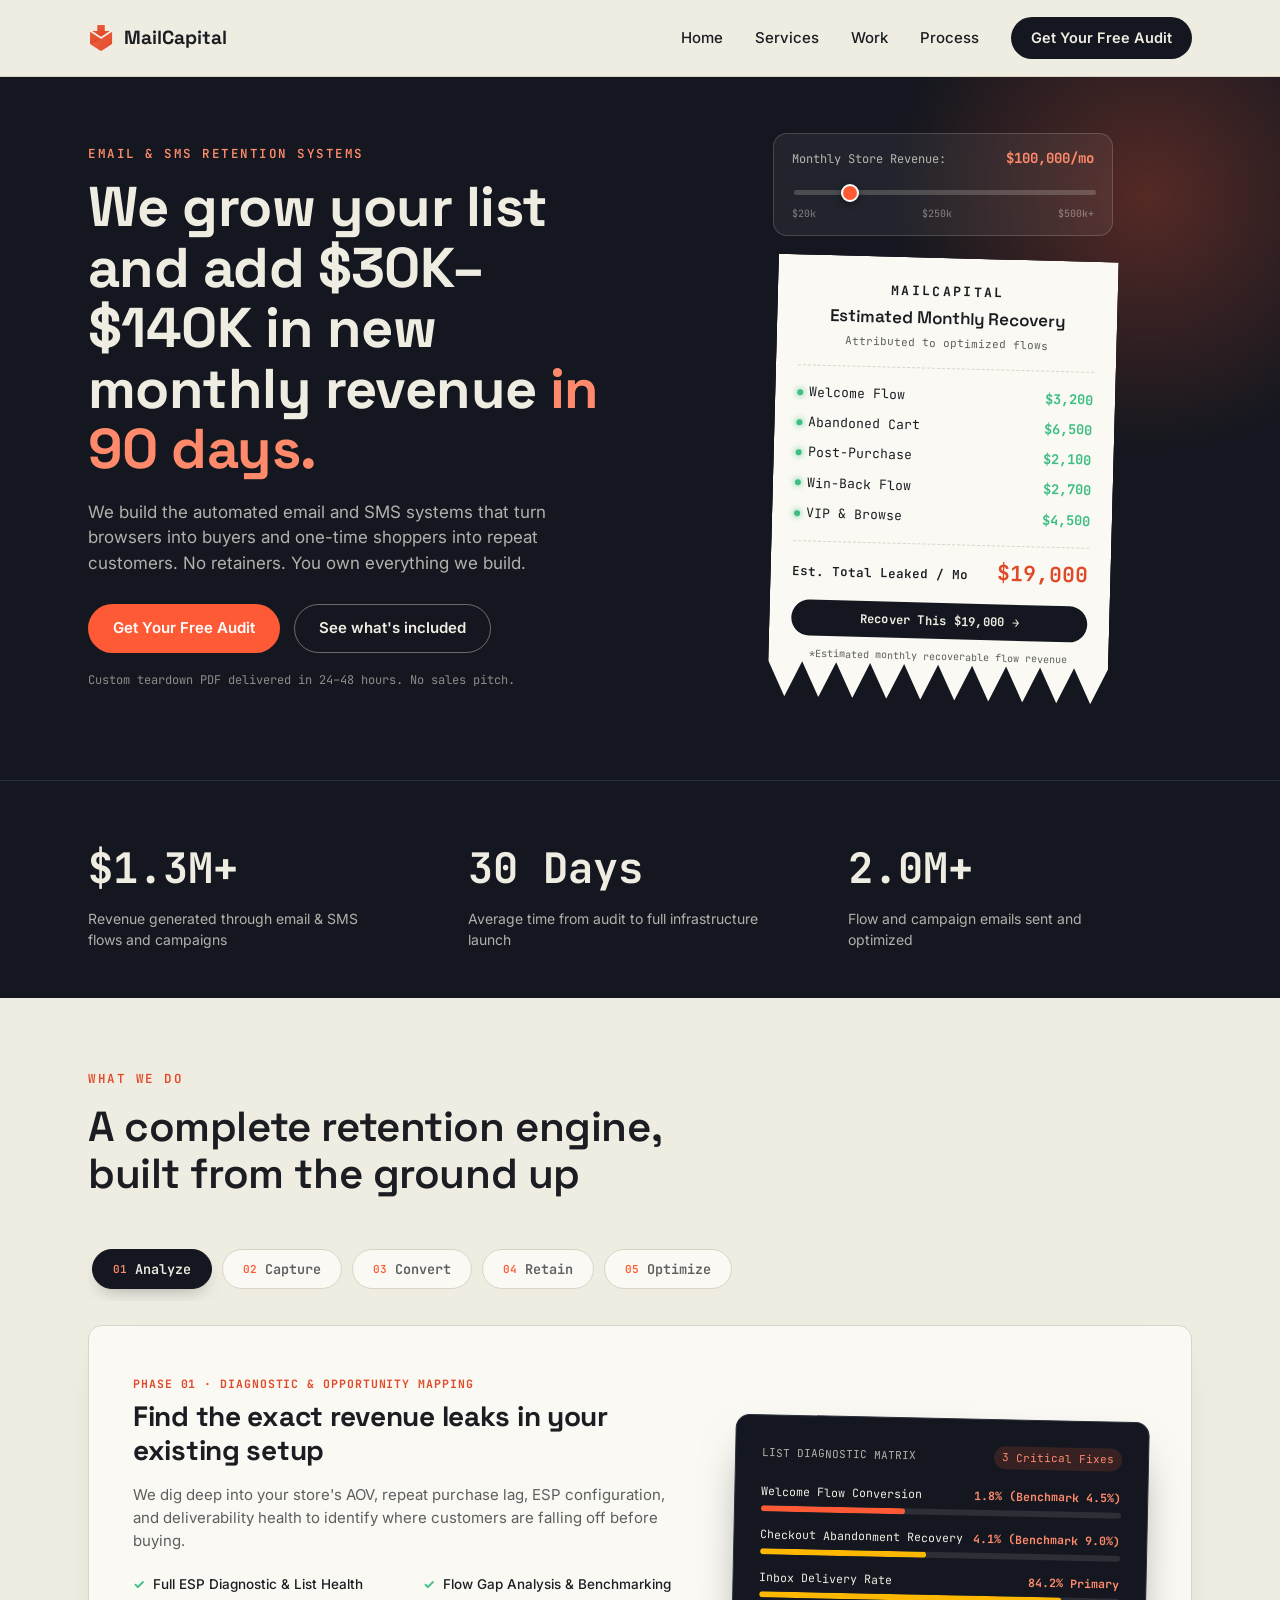
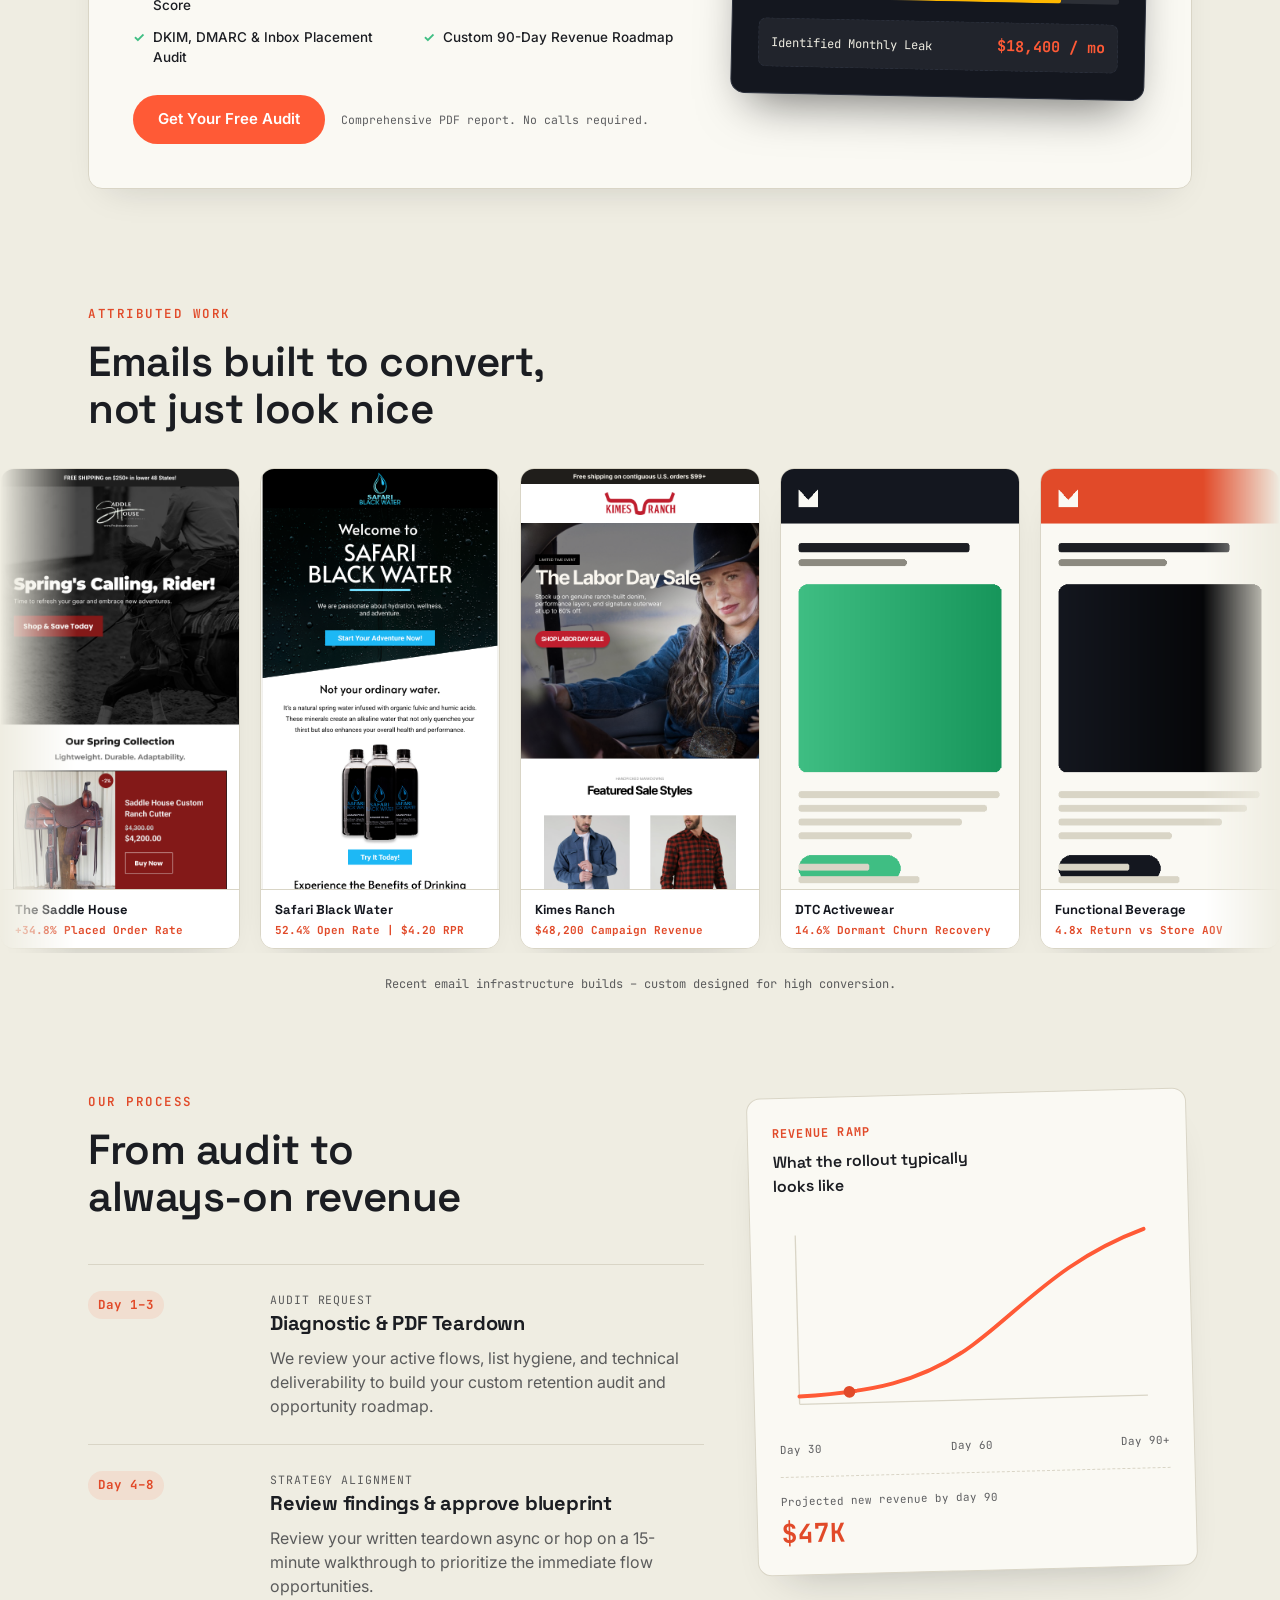
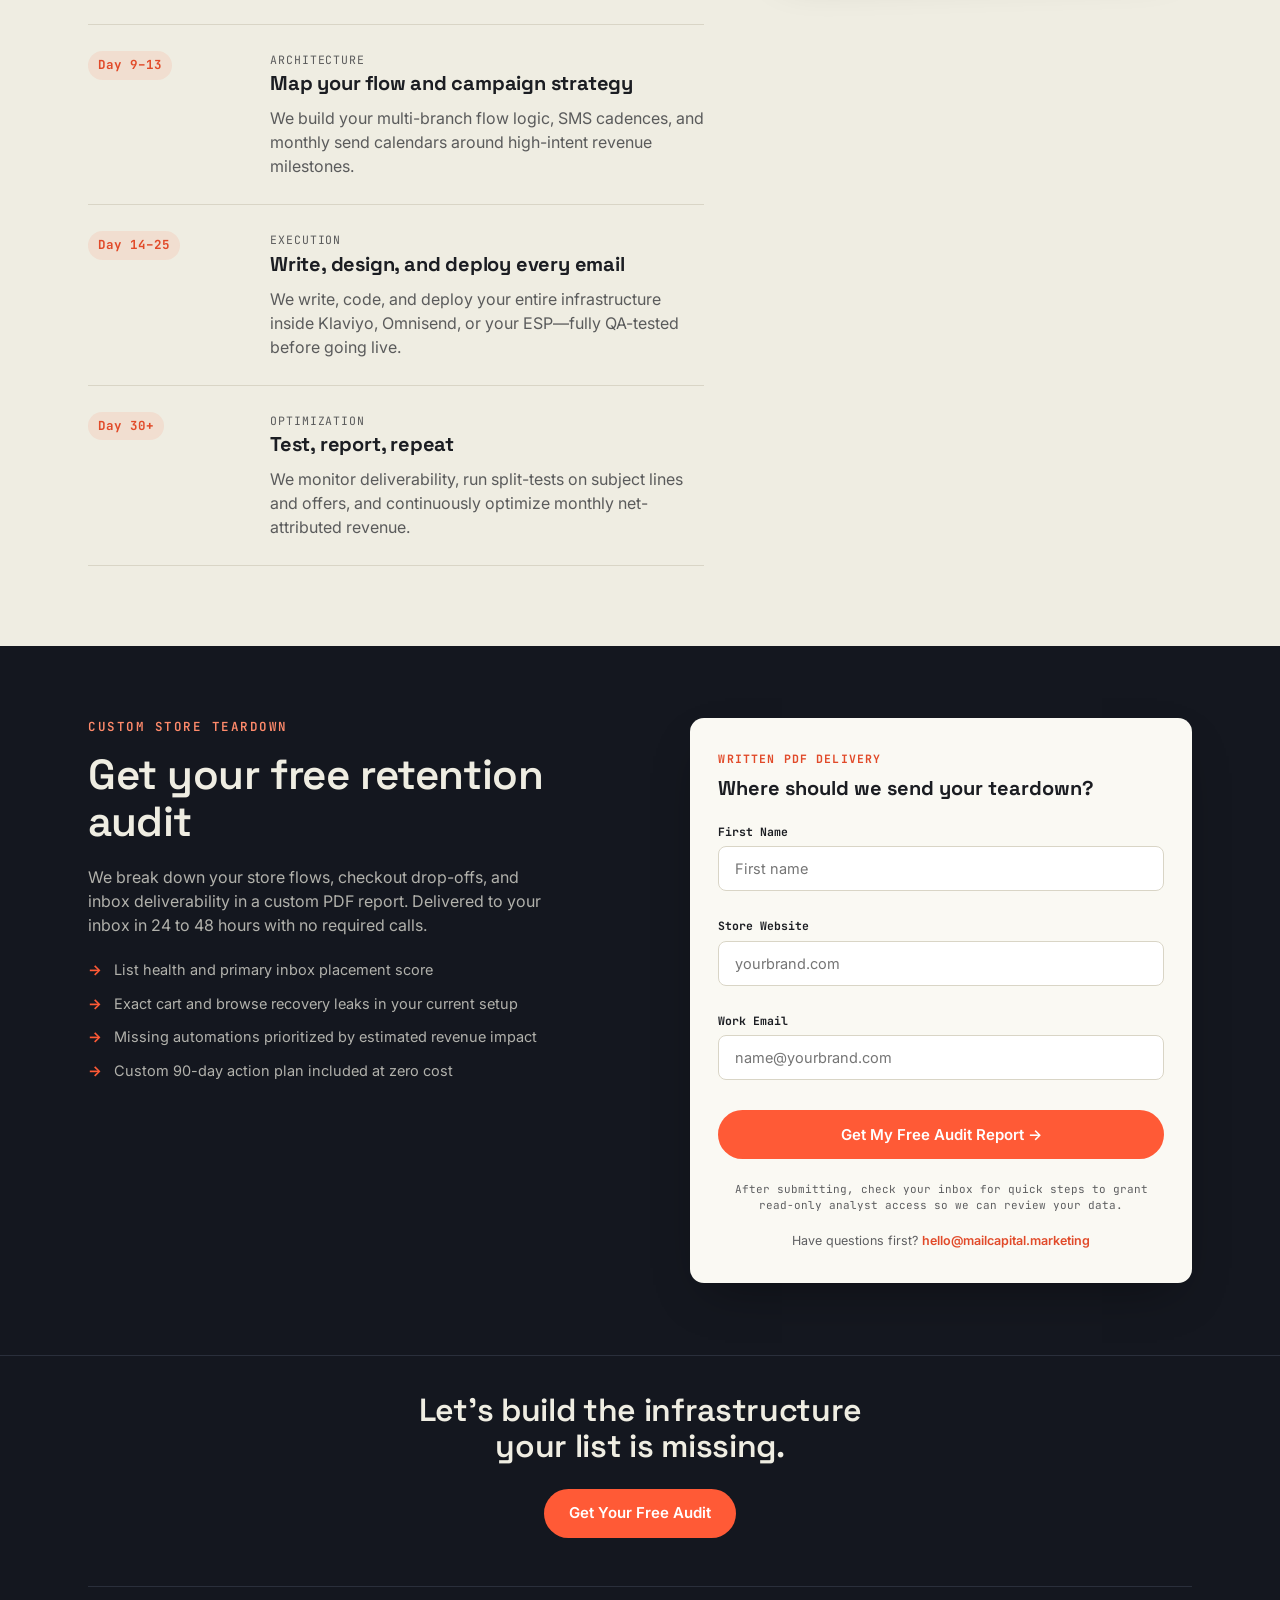
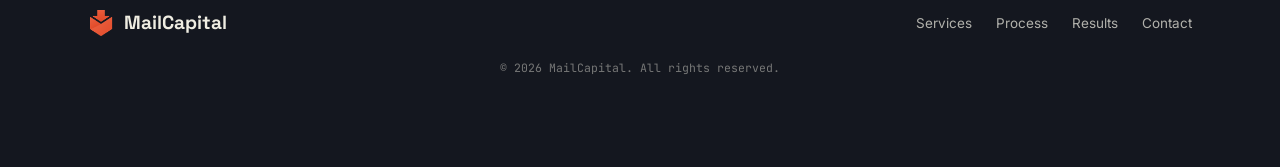
<file: index.html>
<!DOCTYPE html>
<html lang="en">
<head>
  <!-- Google tag (gtag.js) -->
<script async src="https://www.googletagmanager.com/gtag/js?id=G-HQRYNGQ03B"></script>
<script>
  window.dataLayer = window.dataLayer || [];
  function gtag(){dataLayer.push(arguments);}
  gtag('js', new Date());

  gtag('config', 'G-HQRYNGQ03B');
</script>
<meta charset="UTF-8">
<meta name="viewport" content="width=device-width, initial-scale=1.0">
<title>MailCapital - Email &amp; SMS Infrastructure for eCommerce Brands</title>
<meta name="description" content="MailCapital builds the abandoned cart, post-purchase, and win-back infrastructure eCommerce brands run on - live in 30 days. No contracts. Get a free audit.">
<link rel="icon" href="assets/images/logo.png">
<link rel="preconnect" href="https://fonts.googleapis.com">
<link rel="preconnect" href="https://fonts.gstatic.com" crossorigin>
<link href="https://fonts.googleapis.com/css2?family=Space+Grotesk:wght@500;600;700&family=Inter:wght@400;500;600&family=JetBrains+Mono:wght@400;500;600;700&display=swap" rel="stylesheet">
<link rel="stylesheet" href="css/style.css">
<link rel="stylesheet" href="css/popup.css" />
<script src="js/popup.js" defer></script>
</head>
<body id="top">
  <!-- ============ FULLSCREEN RESULT TAKEOVER & WIDGET ============ -->
  <!-- Minimized Floating Widget (Inline style prevents load flicker) -->
  <div id="lead-widget-wrap" class="lead-widget-wrap" style="display: none;">
    <button id="lead-widget-close" class="lead-widget__close" aria-label="Dismiss widget">✕</button>
    <button id="lead-widget" class="lead-widget" aria-label="Open Playbook Offer">
      <span class="lead-widget__icon">📈</span>
      <span class="lead-widget__text">Get 7-Figure Playbook</span>
    </button>
  </div>

  <!-- Fullscreen Takeover (Inline style prevents load flicker) -->
  <div id="lead-modal" class="lead-modal" role="dialog" aria-modal="true" aria-hidden="true" style="display: none;">
    <div class="lead-modal__glow-bg"></div>
    <button id="lead-modal-close" class="lead-modal__close" aria-label="Close modal">✕</button>

    <div class="lead-modal__inner">
      <!-- Step 1: 1-Click Priority Action -->
      <div class="lead-step active" id="lead-step-1">
        <div class="lead-badge">⚡ Exclusive 7-Figure Framework</div>
        <h2 class="lead-step__title">Where is your store looking to add the most revenue this quarter?</h2>
        
        <div class="lead-step__options">
          <button type="button" class="quiz-btn" data-goal="Scale Automated Flow Revenue">
            <span class="quiz-icon">⚡</span>
            <div class="quiz-text">
              <strong>Scale Automated Flow Revenue</strong>
              <span>Recover carts, browses &amp; welcome conversions</span>
            </div>
          </button>
          <button type="button" class="quiz-btn" data-goal="Double Monthly List Growth">
            <span class="quiz-icon">📈</span>
            <div class="quiz-text">
              <strong>Double Monthly List Growth</strong>
              <span>High-converting pop-ups &amp; zero-party quizzes</span>
            </div>
          </button>
          <button type="button" class="quiz-btn" data-goal="Increase Repeat Purchase Velocity">
            <span class="quiz-icon">🔁</span>
            <div class="quiz-text">
              <strong>Increase Repeat Purchase Velocity</strong>
              <span>Post-purchase cross-sells &amp; VIP tiers</span>
            </div>
          </button>
          <button type="button" class="quiz-btn" data-goal="Higher Campaign Conversions">
            <span class="quiz-icon">✉️</span>
            <div class="quiz-text">
              <strong>Higher Campaign Conversions</strong>
              <span>Weekly sends that convert without spamming</span>
            </div>
          </button>
        </div>

        <button type="button" id="lead-nothanks-btn" class="lead-nothanks-link">No thanks, I will pass on scaling revenue</button>
      </div>

      <!-- Step 2: Direct Email Capture with Inline Error -->
      <div class="lead-step" id="lead-step-2">
        <div class="lead-badge">📥 Instant PDF Access</div>
        <h2 class="lead-step__title">Where should we send your 7-Figure Retention &amp; Flow Playbook?</h2>
        
        <form id="lead-capture-form" class="lead-form" novalidate>
          <div class="lead-form__group">
            <input type="email" id="lead-email" name="email" placeholder="name@yourstore.com" required class="lead-input" />
            <span class="form-error" id="lead-email-error"></span>
          </div>
          <button type="submit" class="btn btn--primary btn--block">Send Me The Playbook &rarr;</button>
        </form>
        <button type="button" id="step-2-back" class="lead-back-btn">&larr; Back</button>
      </div>

      <!-- Step 3: Direct Confirmation & Booking -->
      <div class="lead-step" id="lead-step-3">
        <div class="lead-badge">🎉 Check Your Inbox</div>
        <h2 class="lead-step__title">Your playbook is on the way.</h2>
        <p style="font-size: 14.5px; color: var(--ink-text-70); margin-bottom: 24px; line-height: 1.5;">
          We just sent the 7-Figure Retention &amp; Flow Playbook to your email address. It should arrive in the next 1–2 minutes.
        </p>
        
        <div class="lead-step__cta-box">
          <a href="#book" id="lead-book-call-btn" class="btn btn--primary btn--block">Get Your Free Audit</a>
          <button type="button" id="lead-done-btn" class="lead-text-btn">Return to website</button>
        </div>
      </div>
    </div>
  </div>

<a class="skip-link" href="#main">Skip to content</a>

<!-- ============ NAV ============ -->
<header class="nav" id="top">
  <div class="wrap nav__row">
    <a href="#home" class="nav__logo" aria-label="MailCapital home">
      <img src="assets/images/logo.png" alt="" class="nav__logo-img">
      <span class="nav__logo-text">MailCapital</span>
    </a>

    <nav class="nav__links" id="nav-links" aria-label="Main Navigation">
      <a href="#home" class="nav__link">
        <svg class="nav__icon" viewBox="0 0 24 24" fill="none" stroke="currentColor" stroke-width="2" stroke-linecap="round" stroke-linejoin="round">
          <path d="M3 9l9-7 9 7v11a2 2 0 0 1-2 2H5a2 2 0 0 1-2-2z"></path>
          <polyline points="9 22 9 12 15 12 15 22"></polyline>
        </svg>
        <span class="nav__label">Home</span>
      </a>

      <a href="#services" class="nav__link">
        <svg class="nav__icon" viewBox="0 0 24 24" fill="none" stroke="currentColor" stroke-width="2" stroke-linecap="round" stroke-linejoin="round">
          <polygon points="12 2 2 7 12 12 22 7 12 2"></polygon>
          <polyline points="2 17 12 22 22 17"></polyline>
          <polyline points="2 12 12 17 22 12"></polyline>
        </svg>
        <span class="nav__label">Services</span>
      </a>

      <a href="#showcase" class="nav__link">
        <svg class="nav__icon" viewBox="0 0 24 24" fill="none" stroke="currentColor" stroke-width="2" stroke-linecap="round" stroke-linejoin="round">
          <rect x="2" y="7" width="20" height="14" rx="2" ry="2"></rect>
          <path d="M16 21V5a2 2 0 0 0-2-2h-4a2 2 0 0 0-2 2v16"></path>
        </svg>
        <span class="nav__label">Work</span>
      </a>

      <a href="#process" class="nav__link">
        <svg class="nav__icon" viewBox="0 0 24 24" fill="none" stroke="currentColor" stroke-width="2" stroke-linecap="round" stroke-linejoin="round">
          <line x1="6" y1="3" x2="6" y2="15"></line>
          <circle cx="18" cy="6" r="3"></circle>
          <circle cx="6" cy="18" r="3"></circle>
          <path d="M18 9a9 9 0 0 1-9 9"></path>
        </svg>
        <span class="nav__label">Process</span>
      </a>
    </nav>

    <a href="#book" class="nav__cta">
      <svg class="nav__cta-icon" viewBox="0 0 24 24" fill="none" stroke="currentColor" stroke-width="2" stroke-linecap="round" stroke-linejoin="round">
        <rect x="3" y="4" width="18" height="18" rx="2" ry="2"></rect>
        <line x1="16" y1="2" x2="16" y2="6"></line>
        <line x1="8" y1="2" x2="8" y2="6"></line>
        <line x1="3" y1="10" x2="21" y2="10"></line>
      </svg>
      <span class="nav__cta-desktop">Get Your Free Audit</span>
      <span class="nav__cta-mobile">Free Audit</span>
    </a>
  </div>
</header>

<main id="main">

  <!-- ============ HERO ============ -->
  <section class="hero" id="home">
    <div class="wrap hero__grid">
      <div class="hero__copy">
        <p class="eyebrow eyebrow--light">Email &amp; SMS Retention Systems</p>
        <h1 class="hero__title">
          We grow your list and add $30K&ndash;$140K in new monthly revenue
          <span class="hero__title-accent">in 90 days.</span>
        </h1>
        <p class="hero__sub">
          We build the automated email and SMS systems that turn browsers into buyers 
          and one-time shoppers into repeat customers. No retainers. You own everything we build.
        </p>

        <div class="hero__actions">
          <a href="#book" class="btn btn--primary">Get Your Free Audit</a>
          <a href="#services" class="btn btn--ghost">See what's included</a>
        </div>
        <p class="hero__note">Custom teardown PDF delivered in 24–48 hours. No sales pitch.</p>
      </div>

      <div class="hero__visual" aria-hidden="false">
        <div class="hero__visual-wrap" id="hero-visual-wrap">
          
          <!-- Interactive Revenue Slider -->
          <div class="calc-box">
            <div class="calc-box__head">
              <span class="calc-box__label">Monthly Store Revenue:</span>
              <span class="calc-box__val" id="calc-display-val">$100,000/mo</span>
            </div>
            <input 
              type="range" 
              id="rev-slider" 
              class="calc-slider" 
              min="20000" 
              max="500000" 
              step="5000" 
              value="100000" 
              aria-label="Monthly revenue slider"
            >
            <div class="calc-box__ticks">
              <span>$20k</span>
              <span>$250k</span>
              <span>$500k+</span>
            </div>
          </div>

          <!-- Dynamic Receipt -->
          <div class="receipt" id="receipt">
            <div class="receipt__head">
              <span class="receipt__brand">MAILCAPITAL</span>
              <span class="receipt__label">Estimated Monthly Recovery</span>
              <span class="receipt__sub">Attributed to optimized flows</span>
            </div>
            <ul class="receipt__lines" id="receipt-lines">
              <li>
                <span class="receipt__item-name"><span class="pulse-dot"></span>Welcome Flow</span>
                <b id="item-welcome">$3,200</b>
              </li>
              <li>
                <span class="receipt__item-name"><span class="pulse-dot"></span>Abandoned Cart</span>
                <b id="item-cart">$6,500</b>
              </li>
              <li>
                <span class="receipt__item-name"><span class="pulse-dot"></span>Post‑Purchase</span>
                <b id="item-post">$2,100</b>
              </li>
              <li>
                <span class="receipt__item-name"><span class="pulse-dot"></span>Win‑Back Flow</span>
                <b id="item-winback">$2,700</b>
              </li>
              <li>
                <span class="receipt__item-name"><span class="pulse-dot"></span>VIP &amp; Browse</span>
                <b id="item-vip">$4,500</b>
              </li>
            </ul>
            <div class="receipt__divider" aria-hidden="true"></div>
            <div class="receipt__total">
              <span>Est. Total Leaked / Mo</span>
              <b id="receipt-total" data-amount="19000">$19,000</b>
            </div>
            <a href="#book" class="receipt__cta-btn" id="calc-claim-btn">Recover This Revenue &rarr;</a>
            <p class="receipt__fine">*Estimated monthly recoverable flow revenue</p>
          </div>

        </div>
      </div>
    </div>
  </section>

  <!-- ============ STATS ============ -->
  <section class="stats" id="results">
    <div class="wrap stats__row">
      <div class="stat">
        <b class="stat__num" data-count="1.3" data-suffix="M+" data-prefix="$">$0</b>
        <p class="stat__label">Revenue generated through email &amp; SMS flows and campaigns</p>
      </div>
      <div class="stat">
        <b class="stat__num" data-count="30" data-suffix=" Days">0</b>
        <p class="stat__label">Average time from audit to full infrastructure launch</p>
      </div>
      <div class="stat">
        <b class="stat__num" data-count="2.0" data-suffix="M+">0</b>
        <p class="stat__label">Flow and campaign emails sent and optimized</p>
      </div>
    </div>
  </section>

  <!-- ============ SERVICES ============ -->
  <section class="services" id="services">
    <div class="wrap">
      <p class="eyebrow">What we do</p>
      <h2 class="section-title">A complete retention engine,<br>built from the ground up</h2>

      <div class="services-tabs__nav" role="tablist" aria-label="Lifecycle Services">
        <button class="services-tabs__btn active" role="tab" aria-selected="true" aria-controls="tab-analyze" id="btn-analyze" data-tab="analyze">
          <span class="services-tabs__num">01</span> Analyze
        </button>
        <button class="services-tabs__btn" role="tab" aria-selected="false" aria-controls="tab-capture" id="btn-capture" data-tab="capture">
          <span class="services-tabs__num">02</span> Capture
        </button>
        <button class="services-tabs__btn" role="tab" aria-selected="false" aria-controls="tab-convert" id="btn-convert" data-tab="convert">
          <span class="services-tabs__num">03</span> Convert
        </button>
        <button class="services-tabs__btn" role="tab" aria-selected="false" aria-controls="tab-retain" id="btn-retain" data-tab="retain">
          <span class="services-tabs__num">04</span> Retain
        </button>
        <button class="services-tabs__btn" role="tab" aria-selected="false" aria-controls="tab-optimize" id="btn-optimize" data-tab="optimize">
          <span class="services-tabs__num">05</span> Optimize
        </button>
      </div>

      <div class="services-tabs__container">
        <!-- 01. Analyze -->
        <div class="services-tab__panel active" id="tab-analyze" role="tabpanel" aria-labelledby="btn-analyze">
          <div class="services-tab__grid">
            <div class="services-tab__content">
              <span class="services-tab__kicker">Phase 01 · Diagnostic &amp; Opportunity Mapping</span>
              <h3 class="services-tab__title">Find the exact revenue leaks in your existing setup</h3>
              <p class="services-tab__desc">We dig deep into your store's AOV, repeat purchase lag, ESP configuration, and deliverability health to identify where customers are falling off before buying.</p>
              
              <ul class="services-tab__deliverables">
                <li><span>Full ESP Diagnostic &amp; List Health Score</span></li>
                <li><span>Flow Gap Analysis &amp; Benchmarking</span></li>
                <li><span>DKIM, DMARC &amp; Inbox Placement Audit</span></li>
                <li><span>Custom 90-Day Revenue Roadmap</span></li>
              </ul>

              <div class="services-tab__action">
                <a href="#book" class="btn btn--primary">Get Your Free Audit</a>
                <span class="services-tab__note">Comprehensive PDF report. No calls required.</span>
              </div>
            </div>

            <div class="services-tab__preview">
              <div class="diag-matrix">
                <div class="diag-matrix__head">
                  <span class="diag-matrix__title">List Diagnostic Matrix</span>
                  <span class="diag-matrix__status">3 Critical Fixes</span>
                </div>
                <div class="diag-matrix__bars">
                  <div class="diag-bar">
                    <div class="diag-bar__meta"><span>Welcome Flow Conversion</span><b>1.8% (Benchmark 4.5%)</b></div>
                    <div class="diag-bar__track"><div class="diag-bar__fill diag-bar__fill--red" style="width: 40%"></div></div>
                  </div>
                  <div class="diag-bar">
                    <div class="diag-bar__meta"><span>Checkout Abandonment Recovery</span><b>4.1% (Benchmark 9.0%)</b></div>
                    <div class="diag-bar__track"><div class="diag-bar__fill diag-bar__fill--yellow" style="width: 46%"></div></div>
                  </div>
                  <div class="diag-bar">
                    <div class="diag-bar__meta"><span>Inbox Delivery Rate</span><b>84.2% Primary</b></div>
                    <div class="diag-bar__track"><div class="diag-bar__fill diag-bar__fill--yellow" style="width: 84%"></div></div>
                  </div>
                </div>
                <div class="diag-matrix__card">
                  <span>Identified Monthly Leak</span>
                  <b>$18,400 / mo</b>
                </div>
              </div>
            </div>
          </div>
        </div>

        <!-- 02. Capture -->
        <div class="services-tab__panel" id="tab-capture" role="tabpanel" aria-labelledby="btn-capture">
          <div class="services-tab__grid">
            <div class="services-tab__content">
              <span class="services-tab__kicker">Phase 02 · Audience Acquisition</span>
              <h3 class="services-tab__title">Turn passive site visitors into high-intent subscribers</h3>
              <p class="services-tab__desc">We build high-converting popups, gamified quizzes, and zero-party data opt-ins that collect verified emails and phone numbers without annoying your shoppers.</p>
              
              <ul class="services-tab__deliverables">
                <li><span>Multi-Step Mobile &amp; Desktop Popups</span></li>
                <li><span>Zero-Party Data Collection &amp; Quizzes</span></li>
                <li><span>SMS Compliance &amp; Two-Tap Opt-Ins</span></li>
                <li><span>Dynamic First-Purchase Welcome Offers</span></li>
              </ul>

              <div class="services-tab__action">
                <a href="#book" class="btn btn--primary">Get Your Free Audit</a>
                <span class="services-tab__note">See where your signup forms are losing visitors</span>
              </div>
            </div>

            <div class="services-tab__preview">
              <div class="optin-preview">
                <div class="optin-preview__badge">Two-Tap SMS &amp; Quiz Engine</div>
                <div class="optin-preview__box">
                  <span class="optin-preview__step">Step 1 of 2 · Personalized Profile</span>
                  <div class="optin-preview__question">What are you shopping for today?</div>
                  <div class="optin-preview__choices">
                    <span class="optin-preview__choice selected">✓ Daily Routine</span>
                    <span class="optin-preview__choice">Pro Essentials</span>
                  </div>
                  <div class="optin-preview__stat">
                    <span class="pulse-dot"></span>
                    <span>Average Opt-In Rate: <strong>8.6%</strong> (Industry avg: 3.2%)</span>
                  </div>
                </div>
              </div>
            </div>
          </div>
        </div>

        <!-- 03. Convert -->
        <div class="services-tab__panel" id="tab-convert" role="tabpanel" aria-labelledby="btn-convert">
          <div class="services-tab__grid">
            <div class="services-tab__content">
              <span class="services-tab__kicker">Phase 03 · Core Flow Automation</span>
              <h3 class="services-tab__title">Convert browsers into buyers on autopilot</h3>
              <p class="services-tab__desc">Multi-branch automations that trigger right when intent peaks — rescuing abandoned checkouts, nurturing new leads, and driving rapid first purchases.</p>
              
              <ul class="services-tab__deliverables">
                <li><span>Smart Abandoned Cart &amp; Checkout Sequences</span></li>
                <li><span>Browse Abandonment &amp; Price Drop Alerts</span></li>
                <li><span>High-Converting Welcome Onboarding Flows</span></li>
                <li><span>Dynamic SMS Follow-Up Triggers</span></li>
              </ul>

              <div class="services-tab__action">
                <a href="#book" class="btn btn--primary">Get Your Free Audit</a>
                <span class="services-tab__note">We'll review your highest-impact flows</span>
              </div>
            </div>

            <div class="services-tab__preview">
              <div class="tree-preview">
                <div class="tree-node tree-node--root">
                  <span>Trigger: Checkout Abandoned</span>
                </div>
                <div class="tree-branch">
                  <div class="tree-split">
                    <span class="tree-tag">&gt; $100 Cart</span>
                    <div class="tree-leaf tree-leaf--accent">
                      <span>SMS + Free Gift Tier</span>
                      <b>18.2% Recovered</b>
                    </div>
                  </div>
                  <div class="tree-split">
                    <span class="tree-tag">&lt; $100 Cart</span>
                    <div class="tree-leaf">
                      <span>Dynamic Product Grid</span>
                      <b>11.4% Recovered</b>
                    </div>
                  </div>
                </div>
              </div>
            </div>
          </div>
        </div>

        <!-- 04. Retain -->
        <div class="services-tab__panel" id="tab-retain" role="tabpanel" aria-labelledby="btn-retain">
          <div class="services-tab__grid">
            <div class="services-tab__content">
              <span class="services-tab__kicker">Phase 04 · LTV &amp; Repeat Purchase Maximization</span>
              <h3 class="services-tab__title">Turn one-time buyers into loyal repeat brand advocates</h3>
              <p class="services-tab__desc">Post-purchase education, timely re-order reminders, predictive win-backs, and VIP tiers engineered to compress the second-purchase buying cycle.</p>
              
              <ul class="services-tab__deliverables">
                <li><span>Post-Purchase Cross-Sell &amp; Unboxing Nurture</span></li>
                <li><span>Replenishment &amp; Predictive Reorder Triggers</span></li>
                <li><span>High-Value VIP Loyalty Programs</span></li>
                <li><span>Sunset &amp; Smart Win-Back Protocols</span></li>
              </ul>

              <div class="services-tab__action">
                <a href="#book" class="btn btn--primary">Get Your Free Audit</a>
                <span class="services-tab__note">Discover your repeat purchase timeline</span>
              </div>
            </div>

            <div class="services-tab__preview">
              <div class="ltv-preview">
                <div class="ltv-preview__head">
                  <span>Predictive Reorder Window</span>
                  <span class="ltv-preview__tag">Day 45 Peak Intent</span>
                </div>
                <div class="ltv-timeline">
                  <div class="ltv-step">
                    <div class="ltv-dot"></div>
                    <div class="ltv-text"><strong>Day 0</strong><span>Order Placed</span></div>
                  </div>
                  <div class="ltv-step">
                    <div class="ltv-dot"></div>
                    <div class="ltv-text"><strong>Day 5</strong><span>Unboxing Protocol</span></div>
                  </div>
                  <div class="ltv-step ltv-step--highlight">
                    <div class="ltv-dot ltv-dot--flash"></div>
                    <div class="ltv-text"><strong>Day 42</strong><span>Smart Refill Trigger</span></div>
                  </div>
                </div>
                <div class="ltv-preview__bottom">
                  <span>Repeat Purchase Lift</span>
                  <b>+24% Customer Lifetime Value</b>
                </div>
              </div>
            </div>
          </div>
        </div>

        <!-- 05. Optimize -->
        <div class="services-tab__panel" id="tab-optimize" role="tabpanel" aria-labelledby="btn-optimize">
          <div class="services-tab__grid">
            <div class="services-tab__content">
              <span class="services-tab__kicker">Phase 05 · Continuous Growth &amp; Deliverability</span>
              <h3 class="services-tab__title">Scale campaigns, test offers, and protect deliverability</h3>
              <p class="services-tab__desc">Weekly bespoke campaigns, rigorous A/B subject line testing, offer sequencing, and continuous domain monitoring to keep inbox delivery pristine.</p>
              
              <ul class="services-tab__deliverables">
                <li><span>Weekly High-Converting Campaign Strategy &amp; Design</span></li>
                <li><span>A/B Offer, Subject Line &amp; Timing Experiments</span></li>
                <li><span>Dedicated Domain Deliverability Monitoring</span></li>
                <li><span>Monthly Net Revenue &amp; Attribution Reporting</span></li>
              </ul>

              <div class="services-tab__action">
                <a href="#book" class="btn btn--primary">Get Your Free Audit</a>
                <span class="services-tab__note">Zero lock-in contracts. You own the assets.</span>
              </div>
            </div>

            <div class="services-tab__preview">
              <div class="deliverability-preview">
                <div class="deliverability-preview__head">
                  <span class="deliverability-preview__icon">🛡️</span>
                  <div>
                    <strong>Primary Inbox Guarantee</strong>
                    <small>DKIM, DMARC, SPF Validated</small>
                  </div>
                </div>
                <div class="deliverability-grid">
                  <div class="deliv-stat">
                    <span>Sender Score</span>
                    <b>99 / 100</b>
                  </div>
                  <div class="deliv-stat">
                    <span>Spam Rate</span>
                    <b class="deliv-stat--green">&lt; 0.02%</b>
                  </div>
                  <div class="deliv-stat">
                    <span>Campaign Open Rate</span>
                    <b>48.2% Avg</b>
                  </div>
                  <div class="deliv-stat">
                    <span>Revenue Share</span>
                    <b class="deliv-stat--green">34.8% Total</b>
                  </div>
                </div>
              </div>
            </div>
          </div>
        </div>

      </div>
    </div>
  </section>

  <!-- ============ EMAIL DESIGN SHOWCASE ============ -->
  <section class="showcase" id="showcase">
    <div class="wrap">
      <p class="eyebrow">Attributed Work</p>
      <h2 class="section-title">Emails built to convert,<br>not just look nice</h2>
    </div>

    <div class="marquee" role="region" aria-label="Email design examples">
      <div class="marquee__track" id="marquee-track">
        
        <!-- Group 1: Original Set -->
        <div class="marquee__group">
          <div class="marquee__card">
            <div class="marquee__frame">
              <img src="assets/images/the-saddle-house_email_spring-riding-gear-refresh.png" alt="The Saddle House Spring Riding Gear Refresh email design" class="marquee__img" loading="eager" decoding="sync">
            </div>
            <div class="marquee__meta">
              <span class="marquee__client">The Saddle House</span>
              <span class="marquee__metric">+34.8% Placed Order Rate</span>
            </div>
          </div>

          <div class="marquee__card">
            <div class="marquee__frame">
              <img src="assets/images/safari-black-water_email_welcome-1.png" alt="Safari Black Water Welcome Email design" class="marquee__img" loading="eager" decoding="sync">
            </div>
            <div class="marquee__meta">
              <span class="marquee__client">Safari Black Water</span>
              <span class="marquee__metric">52.4% Open Rate | $4.20 RPR</span>
            </div>
          </div>

          <div class="marquee__card">
            <div class="marquee__frame">
              <img src="assets/images/kimes-ranch_email_labor-day.png" alt="Kimes Ranch Labor Day Email" class="marquee__img" loading="eager" decoding="sync">
            </div>
            <div class="marquee__meta">
              <span class="marquee__client">Kimes Ranch</span>
              <span class="marquee__metric">$48,200 Campaign Revenue</span>
            </div>
          </div>

          <div class="marquee__card">
            <div class="marquee__frame">
              <img src="assets/images/win-back.png" alt="Win-Back Flow email design" class="marquee__img" loading="eager" decoding="sync">
            </div>
            <div class="marquee__meta">
              <span class="marquee__client">DTC Activewear</span>
              <span class="marquee__metric">14.6% Dormant Churn Recovery</span>
            </div>
          </div>

          <div class="marquee__card">
            <div class="marquee__frame">
              <img src="assets/images/vip.png" alt="VIP Campaign email design" class="marquee__img" loading="eager" decoding="sync">
            </div>
            <div class="marquee__meta">
              <span class="marquee__client">Functional Beverage</span>
              <span class="marquee__metric">4.8x Return vs Store AOV</span>
            </div>
          </div>

          <div class="marquee__card">
            <div class="marquee__frame">
              <img src="assets/images/promo.png" alt="Promo Campaign email design" class="marquee__img" loading="eager" decoding="sync">
            </div>
            <div class="marquee__meta">
              <span class="marquee__client">Pet Nutrition Co</span>
              <span class="marquee__metric">$24,900 Weekend Flash Send</span>
            </div>
          </div>
        </div>

        <!-- Group 2: Clone A -->
        <div class="marquee__group" aria-hidden="true">
          <div class="marquee__card">
            <div class="marquee__frame">
              <img src="assets/images/the-saddle-house_email_spring-riding-gear-refresh.png" alt="" class="marquee__img" loading="eager" decoding="sync">
            </div>
            <div class="marquee__meta">
              <span class="marquee__client">The Saddle House</span>
              <span class="marquee__metric">+34.8% Placed Order Rate</span>
            </div>
          </div>
          <div class="marquee__card">
            <div class="marquee__frame">
              <img src="assets/images/safari-black-water_email_welcome-1.png" alt="" class="marquee__img" loading="eager" decoding="sync">
            </div>
            <div class="marquee__meta">
              <span class="marquee__client">Safari Black Water</span>
              <span class="marquee__metric">52.4% Open Rate | $4.20 RPR</span>
            </div>
          </div>
          <div class="marquee__card">
            <div class="marquee__frame">
              <img src="assets/images/kimes-ranch_email_labor-day.png" alt="" class="marquee__img" loading="eager" decoding="sync">
            </div>
            <div class="marquee__meta">
              <span class="marquee__client">Kimes Ranch</span>
              <span class="marquee__metric">$48,200 Campaign Revenue</span>
            </div>
          </div>
          <div class="marquee__card">
            <div class="marquee__frame">
              <img src="assets/images/win-back.png" alt="" class="marquee__img" loading="eager" decoding="sync">
            </div>
            <div class="marquee__meta">
              <span class="marquee__client">DTC Activewear</span>
              <span class="marquee__metric">14.6% Dormant Churn Recovery</span>
            </div>
          </div>
          <div class="marquee__card">
            <div class="marquee__frame">
              <img src="assets/images/vip.png" alt="" class="marquee__img" loading="eager" decoding="sync">
            </div>
            <div class="marquee__meta">
              <span class="marquee__client">Functional Beverage</span>
              <span class="marquee__metric">4.8x Return vs Store AOV</span>
            </div>
          </div>
          <div class="marquee__card">
            <div class="marquee__frame">
              <img src="assets/images/promo.png" alt="" class="marquee__img" loading="eager" decoding="sync">
            </div>
            <div class="marquee__meta">
              <span class="marquee__client">Pet Nutrition Co</span>
              <span class="marquee__metric">$24,900 Weekend Flash Send</span>
            </div>
          </div>
        </div>

        <!-- Group 3: Clone B -->
        <div class="marquee__group" aria-hidden="true">
          <div class="marquee__card">
            <div class="marquee__frame">
              <img src="assets/images/the-saddle-house_email_spring-riding-gear-refresh.png" alt="" class="marquee__img" loading="eager" decoding="sync">
            </div>
            <div class="marquee__meta">
              <span class="marquee__client">The Saddle House</span>
              <span class="marquee__metric">+34.8% Placed Order Rate</span>
            </div>
          </div>
          <div class="marquee__card">
            <div class="marquee__frame">
              <img src="assets/images/safari-black-water_email_welcome-1.png" alt="" class="marquee__img" loading="eager" decoding="sync">
            </div>
            <div class="marquee__meta">
              <span class="marquee__client">Safari Black Water</span>
              <span class="marquee__metric">52.4% Open Rate | $4.20 RPR</span>
            </div>
          </div>
          <div class="marquee__card">
            <div class="marquee__frame">
              <img src="assets/images/kimes-ranch_email_labor-day.png" alt="" class="marquee__img" loading="eager" decoding="sync">
            </div>
            <div class="marquee__meta">
              <span class="marquee__client">Kimes Ranch</span>
              <span class="marquee__metric">$48,200 Campaign Revenue</span>
            </div>
          </div>
          <div class="marquee__card">
            <div class="marquee__frame">
              <img src="assets/images/win-back.png" alt="" class="marquee__img" loading="eager" decoding="sync">
            </div>
            <div class="marquee__meta">
              <span class="marquee__client">DTC Activewear</span>
              <span class="marquee__metric">14.6% Dormant Churn Recovery</span>
            </div>
          </div>
          <div class="marquee__card">
            <div class="marquee__frame">
              <img src="assets/images/vip.png" alt="" class="marquee__img" loading="eager" decoding="sync">
            </div>
            <div class="marquee__meta">
              <span class="marquee__client">Functional Beverage</span>
              <span class="marquee__metric">4.8x Return vs Store AOV</span>
            </div>
          </div>
          <div class="marquee__card">
            <div class="marquee__frame">
              <img src="assets/images/promo.png" alt="" class="marquee__img" loading="eager" decoding="sync">
            </div>
            <div class="marquee__meta">
              <span class="marquee__client">Pet Nutrition Co</span>
              <span class="marquee__metric">$24,900 Weekend Flash Send</span>
            </div>
          </div>
        </div>

      </div>
    </div>
    <p class="showcase__note wrap">Recent email infrastructure builds &ndash; custom designed for high conversion.</p>
  </section>

  <!-- ============ PROCESS ============ -->
  <section class="process" id="process">
    <div class="wrap process__layout">
      <div class="process__main">
        <p class="eyebrow">Our process</p>
        <h2 class="section-title">From audit to<br>always-on revenue</h2>

        <ol class="timeline">
          <li class="timeline__item">
            <div class="timeline__marker">
              <span class="timeline__day">Day 1&ndash;3</span>
            </div>
            <div class="timeline__body">
              <p class="timeline__kicker">Audit Request</p>
              <h3>Diagnostic &amp; PDF Teardown</h3>
              <p>We review your active flows, list hygiene, and technical deliverability to build your custom retention audit and opportunity roadmap.</p>
            </div>
          </li>
          <li class="timeline__item">
            <div class="timeline__marker">
              <span class="timeline__day">Day 4&ndash;8</span>
            </div>
            <div class="timeline__body">
              <p class="timeline__kicker">Strategy Alignment</p>
              <h3>Review findings &amp; approve blueprint</h3>
              <p>Review your written teardown async or hop on a 15-minute walkthrough to prioritize the immediate flow opportunities.</p>
            </div>
          </li>
          <li class="timeline__item">
            <div class="timeline__marker">
              <span class="timeline__day">Day 9&ndash;13</span>
            </div>
            <div class="timeline__body">
              <p class="timeline__kicker">Architecture</p>
              <h3>Map your flow and campaign strategy</h3>
              <p>We build your multi-branch flow logic, SMS cadences, and monthly send calendars around high-intent revenue milestones.</p>
            </div>
          </li>
          <li class="timeline__item">
            <div class="timeline__marker">
              <span class="timeline__day">Day 14&ndash;25</span>
            </div>
            <div class="timeline__body">
              <p class="timeline__kicker">Execution</p>
              <h3>Write, design, and deploy every email</h3>
              <p>We write, code, and deploy your entire infrastructure inside Klaviyo, Omnisend, or your ESP—fully QA-tested before going live.</p>
            </div>
          </li>
          <li class="timeline__item">
            <div class="timeline__marker">
              <span class="timeline__day">Day 30+</span>
            </div>
            <div class="timeline__body">
              <p class="timeline__kicker">Optimization</p>
              <h3>Test, report, repeat</h3>
              <p>We monitor deliverability, run split-tests on subject lines and offers, and continuously optimize monthly net-attributed revenue.</p>
            </div>
          </li>
        </ol>
      </div>

      <div class="process__visual">
        <div class="process__chart-card" id="process-chart">
          <p class="process__chart-eyebrow">Revenue ramp</p>
          <p class="process__chart-title">What the rollout typically looks like</p>
          <svg class="process__chart-svg" viewBox="0 0 300 170" fill="none" xmlns="http://www.w3.org/2000/svg" aria-hidden="true">
            <line x1="16" y1="146" x2="284" y2="146" stroke="var(--paper-line)" stroke-width="1"></line>
            <line x1="16" y1="16" x2="16" y2="146" stroke="var(--paper-line)" stroke-width="1"></line>
            <path class="process__chart-path" id="chart-path" d="M16,140 C70,138 110,132 150,104 C190,76 220,40 284,18"></path>
            <circle id="chart-dot" class="process__chart-dot" cx="16" cy="140" r="4.5">
              <animateMotion dur="6.5s" repeatCount="1" fill="freeze" path="M0,0 C54,-2 94,-8 134,-36 C174,-64 204,-100 268,-122"></animateMotion>
            </circle>
          </svg>
          <div class="process__chart-labels">
            <span>Day 30</span>
            <span>Day 60</span>
            <span>Day 90+</span>
          </div>
          <div class="process__chart-foot">
            <span>Projected new revenue by day 90</span>
            <b class="process__chart-num" data-count="140" data-suffix="K" data-prefix="$">$0</b>
          </div>
        </div>
      </div>
    </div>
  </section>

  <!-- ============ AUDIT INTAKE FORM ============ -->
  <section class="book" id="book">
    <div class="wrap book__grid">
      <div class="book__copy">
        <p class="eyebrow eyebrow--light">Custom Store Teardown</p>
        <h2 class="section-title section-title--light">Get your free retention audit</h2>
        <p class="book__sub">
          We break down your store flows, checkout drop-offs, and inbox deliverability in a custom PDF report. Delivered to your inbox in 24 to 48 hours with no required calls.
        </p>
        <ul class="checklist">
          <li>List health and primary inbox placement score</li>
          <li>Exact cart and browse recovery leaks in your current setup</li>
          <li>Missing automations prioritized by estimated revenue impact</li>
          <li>Custom 90-day action plan included at zero cost</li>
        </ul>
      </div>

      <div class="book__panel">
        <div id="audit-form-container">
          <p class="book__panel-eyebrow">Written PDF Delivery</p>
          <p class="book__panel-title">Where should we send your teardown?</p>
          
          <form id="audit-request-form" class="audit-form" novalidate>
            <div class="audit-form__group">
              <label for="audit-name" class="audit-form__label">First Name</label>
              <input type="text" id="audit-name" name="name" placeholder="First name" required class="audit-form__input">
              <span class="form-error" id="audit-name-error"></span>
            </div>

            <div class="audit-form__group">
              <label for="audit-url" class="audit-form__label">Store Website</label>
              <input type="text" id="audit-url" name="store_url" placeholder="yourbrand.com" required class="audit-form__input">
              <span class="form-error" id="audit-url-error"></span>
            </div>

            <div class="audit-form__group">
              <label for="audit-email" class="audit-form__label">Work Email</label>
              <input type="email" id="audit-email" name="email" placeholder="name@yourbrand.com" required class="audit-form__input">
              <span class="form-error" id="audit-email-error"></span>
            </div>

            <button type="submit" id="audit-submit-btn" class="btn btn--primary btn--block audit-submit-btn">
              Get My Free Audit Report &rarr;
            </button>
            <p class="audit-form__fine">
              After submitting, check your inbox for quick steps to grant read-only analyst access so we can review your data.
            </p>
          </form>
        </div>
        <p class="book__panel-note">Have questions first? <a href="mailto:hello@mailcapital.marketing">hello@mailcapital.marketing</a></p>
      </div>
    </div>
  </section>

</main>

<!-- ============ FOOTER ============ -->
<footer class="footer">
  <div class="wrap">
    <h2 class="footer__cta">Let's build the infrastructure<br>your list is missing.</h2>
    <a href="#book" class="btn btn--primary">Get Your Free Audit</a>

    <div class="footer__row">
      <a href="#home" class="nav__logo nav__logo--footer">
        <img src="assets/images/logo.png" alt="" class="nav__logo-img">
        MailCapital
      </a>
      <nav class="footer__links">
        <a href="#services">Services</a>
        <a href="#process">Process</a>
        <a href="#results">Results</a>
        <a href="mailto:hello@mailcapital.marketing">Contact</a>
      </nav>
    </div>
    <p class="footer__legal">© <span id="year">2026</span> MailCapital. All rights reserved.</p>
  </div>
</footer>

<script src="js/script.js"></script>
</body>
</html>
</file>
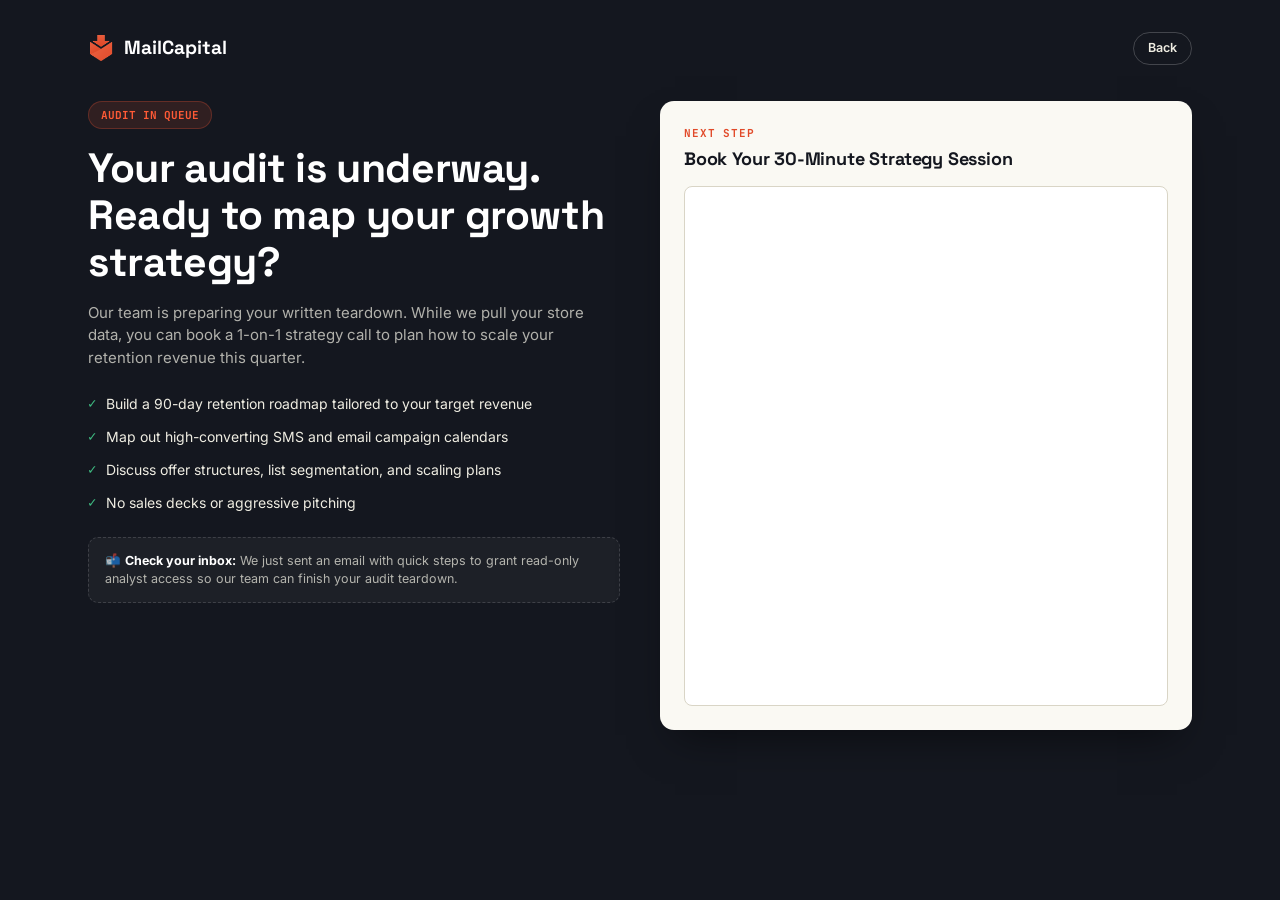
<file: thankyou.html>
<!DOCTYPE html>
<html lang="en">
<head>
  <!-- Google tag (gtag.js) -->
  <script async src="https://www.googletagmanager.com/gtag/js?id=G-HQRYNGQ03B"></script>
  <script>
    window.dataLayer = window.dataLayer || [];
    function gtag(){dataLayer.push(arguments);}
    gtag('js', new Date());
    gtag('config', 'G-HQRYNGQ03B');
  </script>
  <meta charset="UTF-8">
  <meta name="viewport" content="width=device-width, initial-scale=1.0">
  <title>Audit Received | MailCapital</title>
  <link rel="icon" href="assets/images/logo.png">
  <link rel="preconnect" href="https://fonts.googleapis.com">
  <link rel="preconnect" href="https://fonts.gstatic.com" crossorigin>
  <link href="https://fonts.googleapis.com/css2?family=Space+Grotesk:wght@600;700&family=Inter:wght@400;500;600&family=JetBrains+Mono:wght@500;700&display=swap" rel="stylesheet">
  <link rel="stylesheet" href="css/style.css">
  <style>
    body {
      background: var(--ink);
      color: var(--paper);
    }
    .ty-wrap {
      min-height: 100vh;
      padding: 32px 0 60px;
    }
    .ty-header {
      display: flex;
      justify-content: space-between;
      align-items: center;
      margin-bottom: 36px;
    }
    .ty-grid {
      display: grid;
      grid-template-columns: 1fr 1fr;
      gap: 40px;
      align-items: start;
    }
    .ty-badge {
      display: inline-flex;
      align-items: center;
      gap: 8px;
      font-family: var(--font-mono);
      font-size: 11px;
      font-weight: 700;
      text-transform: uppercase;
      color: var(--flash);
      background: rgba(255, 90, 54, 0.12);
      border: 1px solid rgba(255, 90, 54, 0.25);
      padding: 5px 12px;
      border-radius: 999px;
      margin-bottom: 16px;
    }
    .ty-title {
      font-size: clamp(28px, 3.2vw, 42px);
      line-height: 1.15;
      font-weight: 700;
      color: #fff;
      margin: 0 0 14px;
    }
    .ty-sub {
      font-size: 15px;
      color: var(--paper-text-70);
      line-height: 1.5;
      margin-bottom: 24px;
    }
    .ty-checklist {
      list-style: none;
      padding: 0;
      margin: 0 0 24px;
      display: flex;
      flex-direction: column;
      gap: 12px;
    }
    .ty-checklist li {
      font-size: 14px;
      color: var(--paper);
      display: flex;
      align-items: center;
      gap: 10px;
    }
    .ty-checklist span {
      color: var(--grow);
      font-weight: 700;
      font-family: var(--font-mono);
    }
    .ty-callout {
      background: rgba(255, 255, 255, 0.04);
      border: 1px dashed rgba(255, 255, 255, 0.15);
      border-radius: 10px;
      padding: 14px 16px;
      font-size: 12.5px;
      color: var(--paper-text-70);
      line-height: 1.45;
    }
    .ty-callout strong {
      color: #fff;
    }
    .ty-card {
      background: var(--paper-raised);
      color: var(--ink-text);
      border-radius: var(--radius);
      padding: 24px;
      box-shadow: 0 20px 40px -15px rgba(0, 0, 0, 0.5);
    }
    .ty-card__eyebrow {
      font-family: var(--font-mono);
      font-size: 11px;
      text-transform: uppercase;
      letter-spacing: 0.08em;
      color: var(--flash-dark);
      font-weight: 700;
      margin: 0 0 4px;
    }
    .ty-card__title {
      font-size: 18px;
      font-weight: 700;
      margin: 0 0 14px;
      color: var(--ink);
    }
    .ty-calendar {
      height: 520px;
      border-radius: 8px;
      overflow: hidden;
      border: 1px solid var(--paper-line);
      background: #fff;
    }
    @media (max-width: 860px) {
      .ty-grid { grid-template-columns: 1fr; gap: 32px; }
      .ty-calendar { height: 480px; }
    }
  </style>
</head>
<body>

  <main class="ty-wrap">
    <div class="wrap">
      
      <div class="ty-header">
        <a href="index.html" class="nav__logo" style="color: #fff;">
          <img src="assets/images/logo.png" alt="" class="nav__logo-img">
          MailCapital
        </a>
        <a href="index.html" class="btn btn--ghost" style="color: var(--paper); border-color: rgba(255,255,255,0.2); font-size: 12.5px; padding: 6px 14px;">Back</a>
      </div>

      <div class="ty-grid">
        <div class="ty-copy">
          <div class="ty-badge">Audit In Queue</div>
          <h1 class="ty-title">Your audit is underway. Ready to map your growth strategy?</h1>
          <p class="ty-sub">
            Our team is preparing your written teardown. While we pull your store data, you can book a 1-on-1 strategy call to plan how to scale your retention revenue this quarter.
          </p>

          <ul class="ty-checklist">
            <li><span>✓</span> Build a 90-day retention roadmap tailored to your target revenue</li>
            <li><span>✓</span> Map out high-converting SMS and email campaign calendars</li>
            <li><span>✓</span> Discuss offer structures, list segmentation, and scaling plans</li>
            <li><span>✓</span> No sales decks or aggressive pitching</li>
          </ul>

          <div class="ty-callout">
            📬 <strong>Check your inbox:</strong> We just sent an email with quick steps to grant read-only analyst access so our team can finish your audit teardown.
          </div>
        </div>

        <div class="ty-card">
          <p class="ty-card__eyebrow">Next Step</p>
          <h2 class="ty-card__title">Book Your 30-Minute Strategy Session</h2>
          
          <div class="ty-calendar">
            <div style="width:100%;height:100%;overflow:scroll" id="my-cal-inline-strategy-call-30min"></div>
            <script type="text/javascript">
              (function (C, A, L) { let p = function (a, ar) { a.q.push(ar); }; let d = C.document; C.Cal = C.Cal || function () { let cal = C.Cal; let ar = arguments; if (!cal.loaded) { cal.ns = {}; cal.q = cal.q || []; d.head.appendChild(d.createElement("script")).src = A; cal.loaded = true; } if (ar[0] === L) { const api = function () { p(api, arguments); }; const namespace = ar[1]; api.q = api.q || []; if(typeof namespace === "string"){cal.ns[namespace] = cal.ns[namespace] || api;p(cal.ns[namespace], ar);p(cal, ["initNamespace", namespace]);} else p(cal, ar); return;} p(cal, ar); }; })(window, "https://app.cal.com/embed/embed.js", "init");
              Cal("init", "strategy-call-30min", {origin:"https://app.cal.com"});
              Cal.config = Cal.config || {};
              Cal.config.forwardQueryParams = true;
              Cal.ns["strategy-call-30min"]("inline", {
                elementOrSelector:"#my-cal-inline-strategy-call-30min",
                config: {"layout":"month_view","useSlotsViewOnSmallScreen":"true"},
                calLink: "mailcapital/strategy-call-30min",
              });
              Cal.ns["strategy-call-30min"]("ui", {"hideEventTypeDetails":false,"layout":"month_view"});
            </script>
          </div>
        </div>
      </div>

    </div>
  </main>

</body>
</html>
</file>
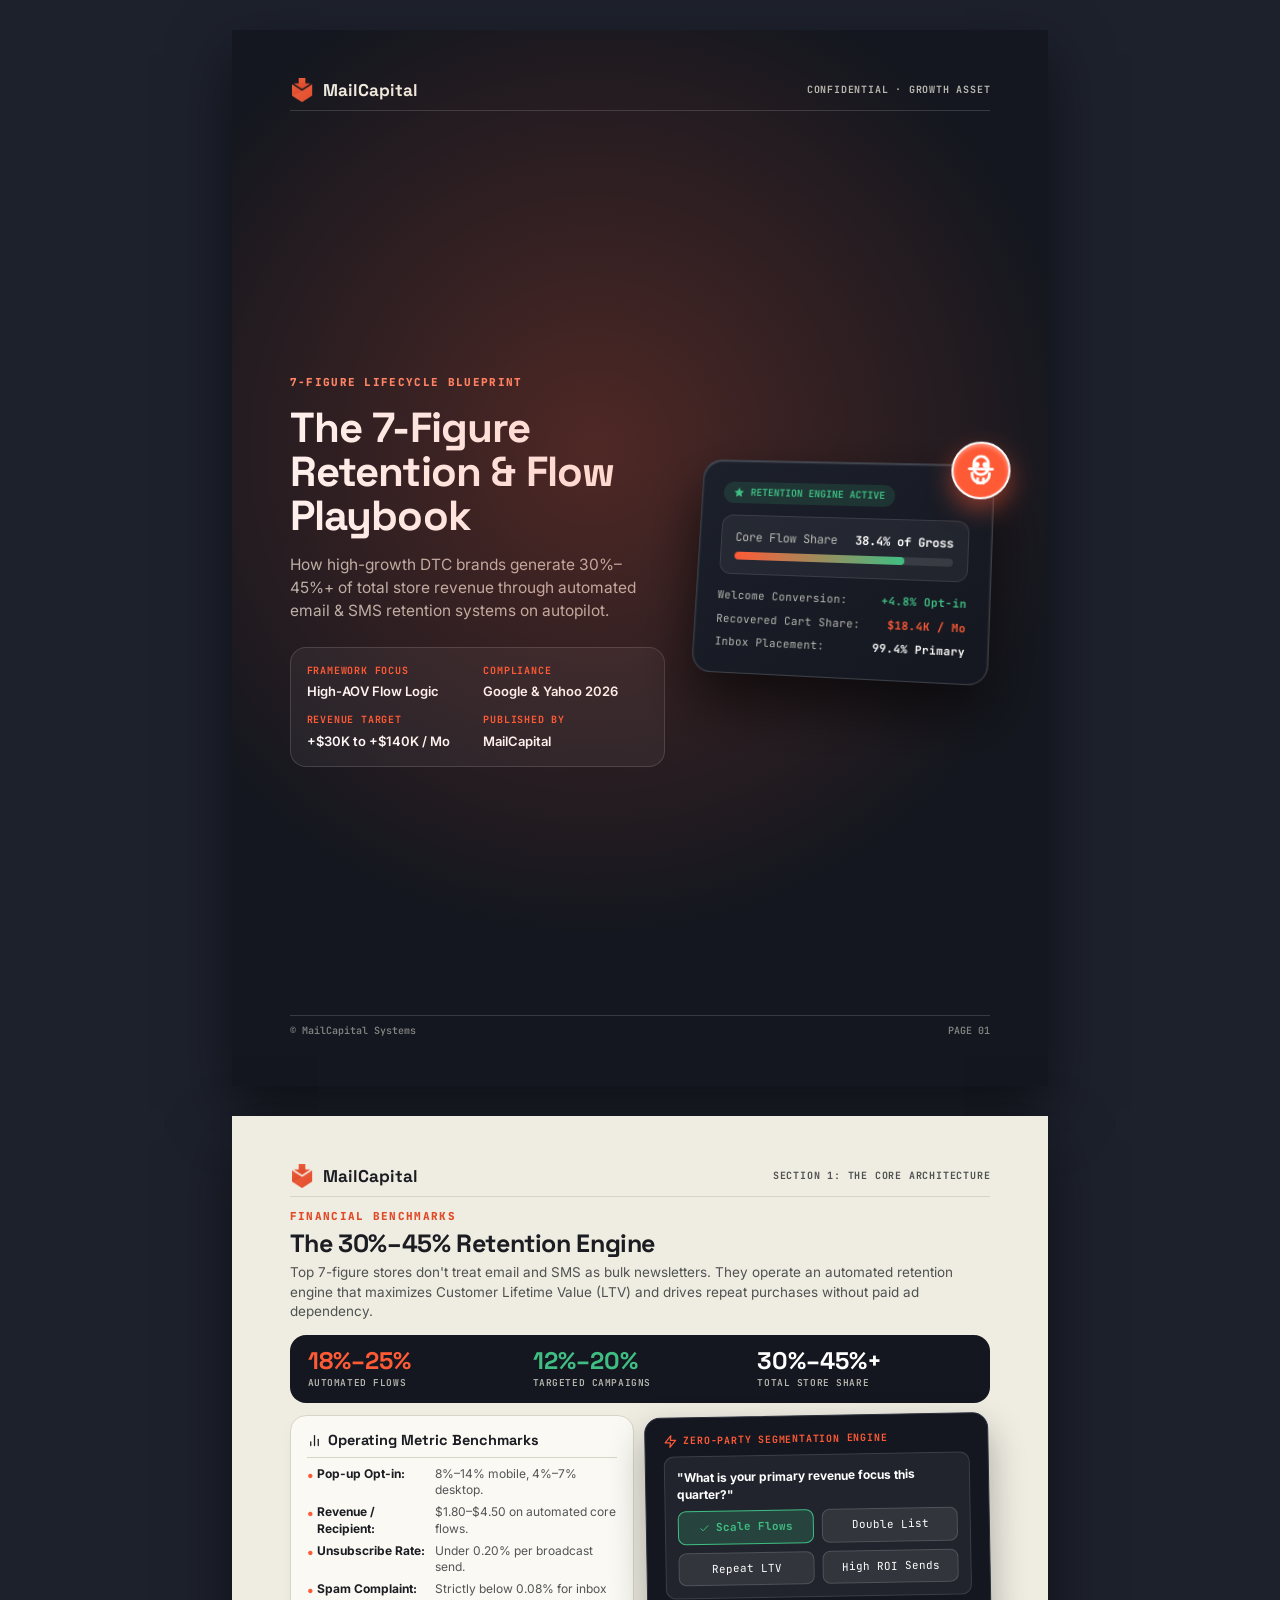
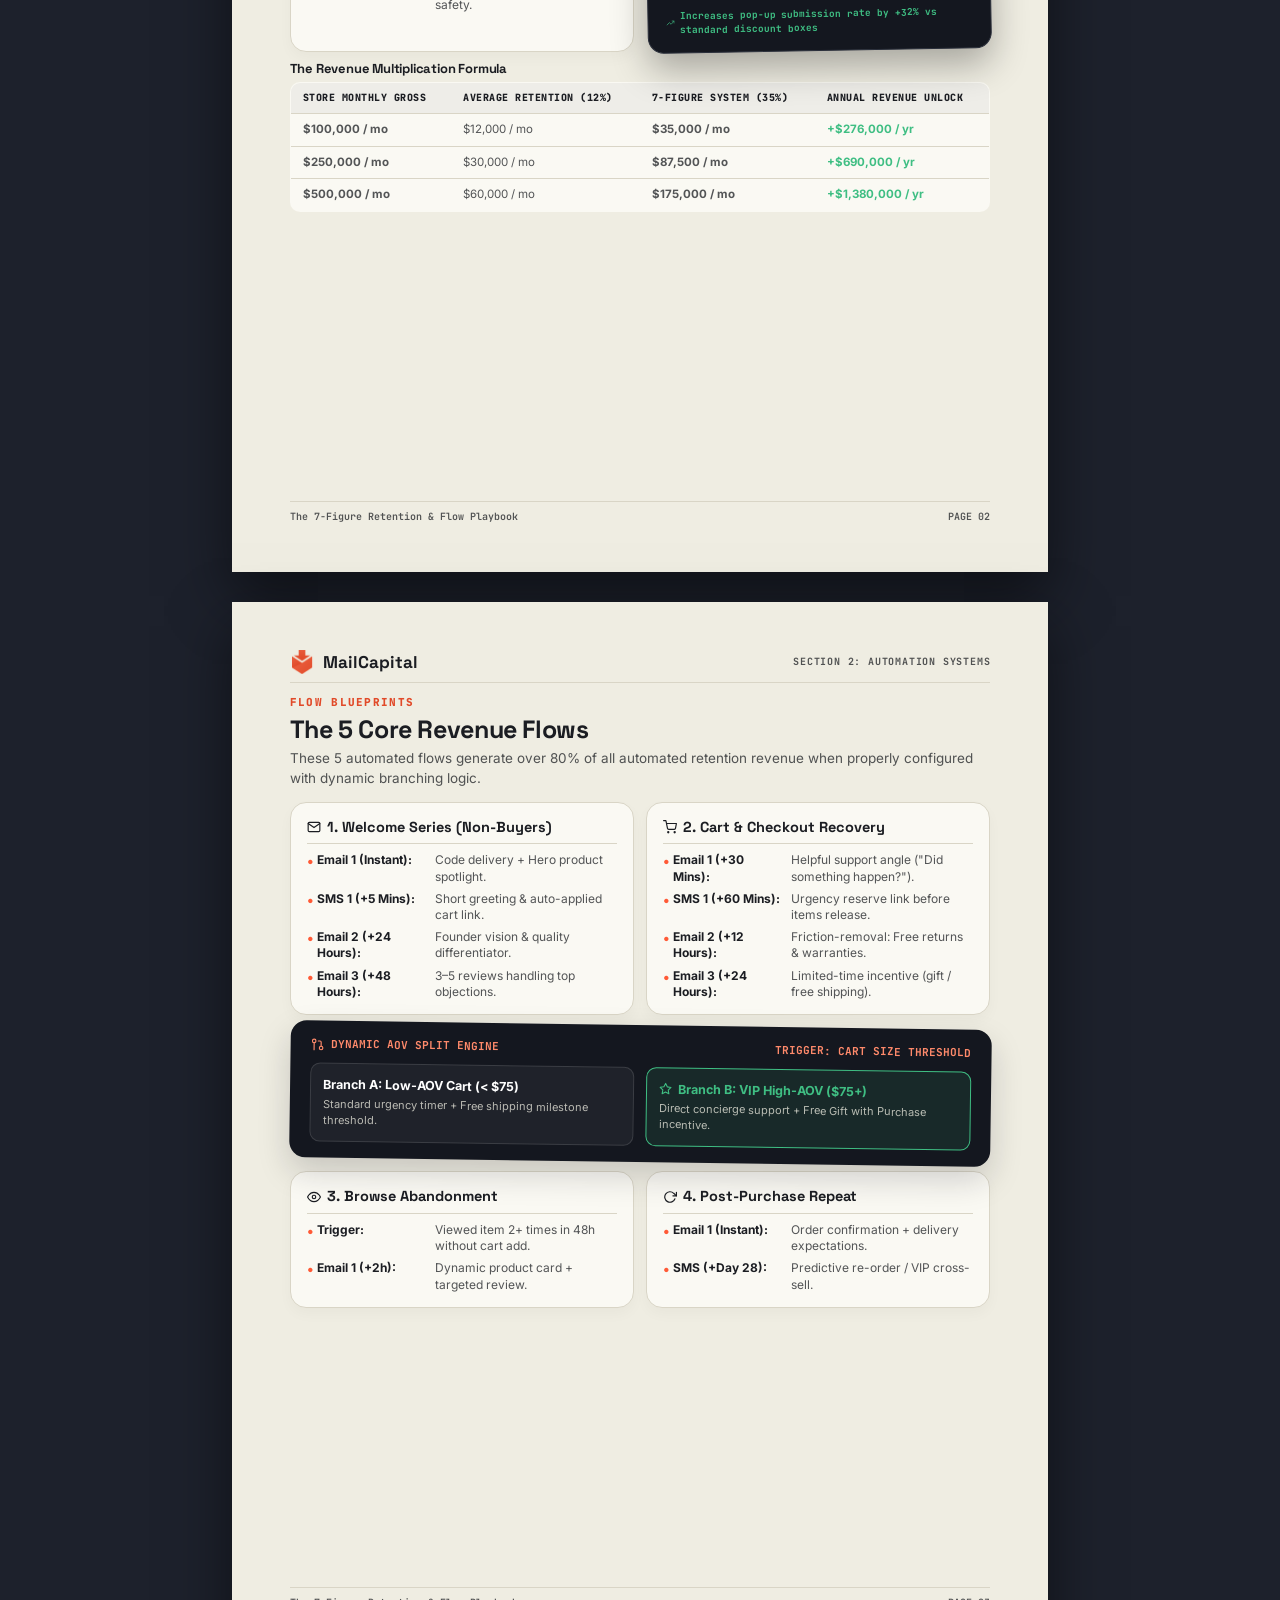
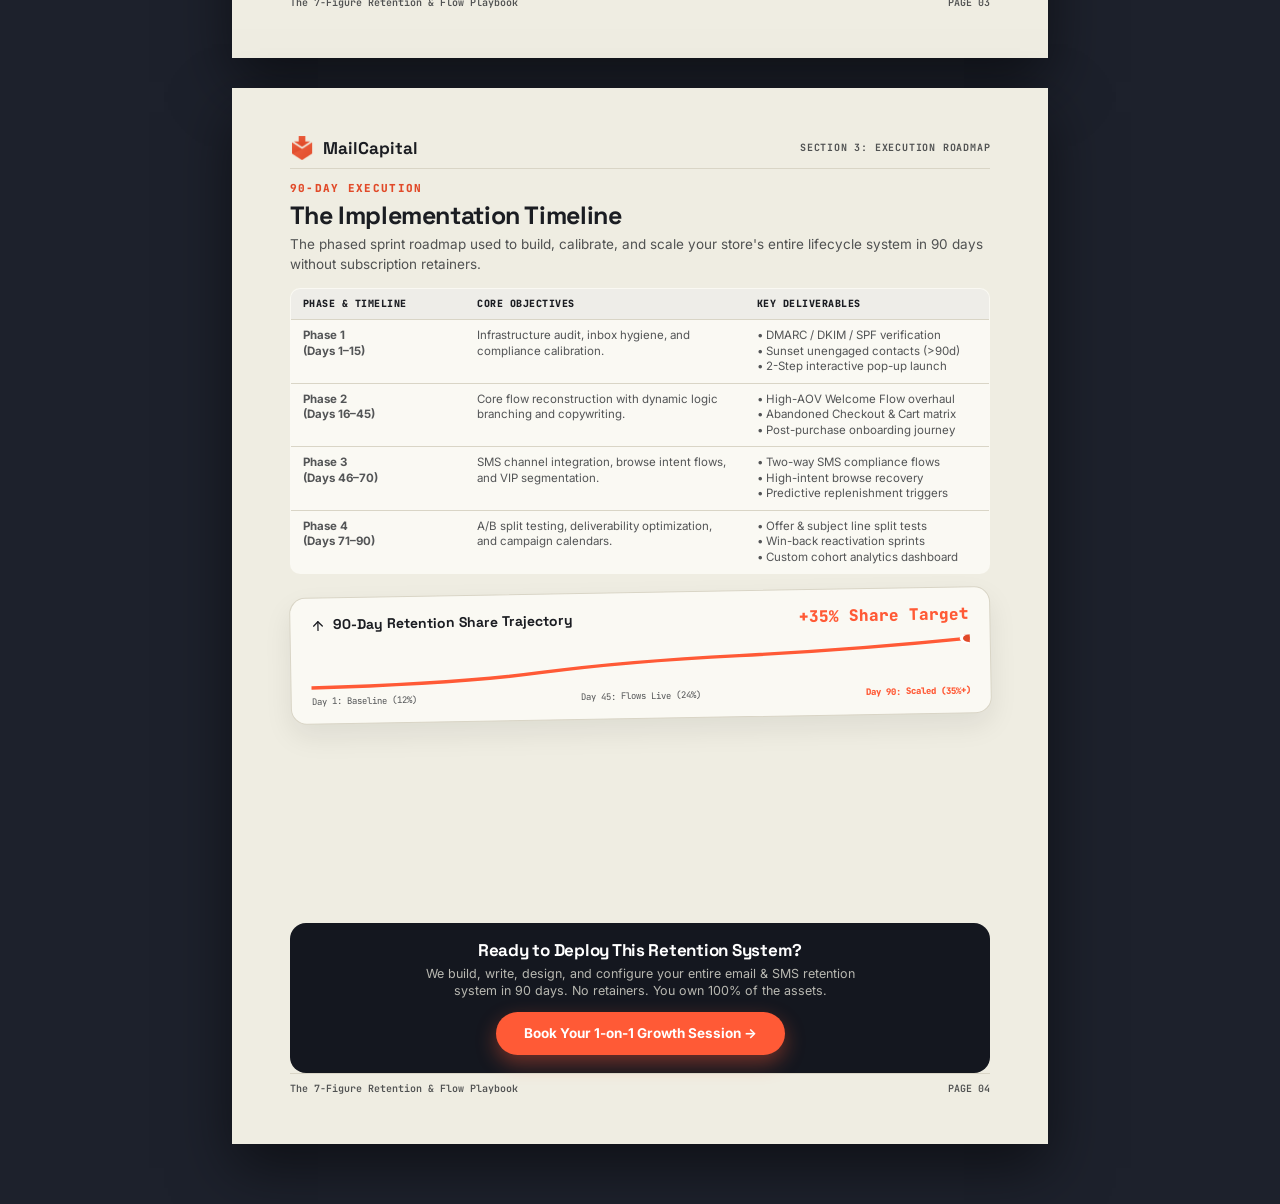
<file: assets/playbooks/7-figure-retention-playbook.html>
<!DOCTYPE html>
<html lang="en">
<head>
  <meta charset="UTF-8" />
  <meta name="viewport" content="width=device-width, initial-scale=1.0" />
  <title>The 7-Figure Retention &amp; Flow Playbook | MailCapital</title>
  
  <!-- Fonts Matching Main Site -->
  <link rel="preconnect" href="https://fonts.googleapis.com">
  <link rel="preconnect" href="https://fonts.gstatic.com" crossorigin>
  <link href="https://fonts.googleapis.com/css2?family=Inter:wght@400;500;600;700;800&family=JetBrains+Mono:wght@600;700;800&family=Space+Grotesk:wght@600;700;800&display=swap" rel="stylesheet">

  <style>
    /* ===========================================================
       MailCapital Design Tokens & Vector Graphic Foundations
    =========================================================== */
    :root {
      --ink:            #14171F;   /* deep charcoal navy */
      --ink-soft:       #1D212C;
      --ink-line:       #2A2F3B;
      --paper:          #EFEDE2;   /* receipt paper */
      --paper-raised:   #FAF9F3;
      --paper-line:     #D9D5C6;
      --ink-text:       #1B1D22;
      --ink-text-70:    rgba(27,29,34,.75);
      --paper-text-70:  rgba(239,237,226,.75);
      --flash:          #FF5A36;   /* packaging-tape orange-red */
      --flash-dark:     #E14A29;
      --grow:           #3FBE83;   /* growth mint-green */

      --font-display:   "Space Grotesk", -apple-system, BlinkMacSystemFont, sans-serif;
      --font-body:      "Inter", -apple-system, BlinkMacSystemFont, sans-serif;
      --font-mono:      "JetBrains Mono", monospace;
      --radius:         16px;
    }

    *, *::before, *::after {
      box-sizing: border-box;
      margin: 0;
      padding: 0;
    }

    body {
      background-color: var(--ink-soft);
      color: var(--ink-text);
      font-family: var(--font-body);
      font-size: 14px;
      line-height: 1.42;
      -webkit-font-smoothing: antialiased;
      padding: 30px 0;
    }

    /* ===========================================================
       US LETTER PAGE ARCHITECTURE (8.5in x 11in)
    =========================================================== */
    .letter-page {
      width: 8.5in;
      min-height: 11in;
      height: 11in;
      margin: 0 auto 30px;
      background: var(--paper);
      padding: 0.5in 0.6in;
      position: relative;
      display: flex;
      flex-direction: column;
      justify-content: space-between;
      box-shadow: 0 24px 56px rgba(0, 0, 0, 0.5);
      page-break-after: always;
      overflow: hidden;
    }

    /* Running Header & Footer */
    .page-header {
      display: flex;
      justify-content: space-between;
      align-items: center;
      border-bottom: 1.5px solid var(--paper-line);
      padding-bottom: 8px;
      margin-bottom: 12px;
    }
    .page-header__logo {
      display: inline-flex;
      align-items: center;
      gap: 9px;
      font-family: var(--font-display);
      font-weight: 800;
      font-size: 17px;
      color: var(--ink-text);
      text-decoration: none;
    }
    .page-header__logo-img {
      width: 24px;
      height: 24px;
      object-fit: contain;
      display: block;
    }
    .page-header__tag {
      font-family: var(--font-mono);
      font-size: 10px;
      text-transform: uppercase;
      letter-spacing: .08em;
      color: var(--ink-text-70);
      font-weight: 700;
    }

    .page-footer {
      display: flex;
      justify-content: space-between;
      align-items: center;
      border-top: 1.5px solid var(--paper-line);
      padding-top: 8px;
      font-family: var(--font-mono);
      font-size: 10px;
      color: var(--ink-text-70);
      font-weight: 600;
    }

    .page-content {
      flex: 1;
      display: flex;
      flex-direction: column;
      justify-content: flex-start;
    }

    /* Typography & Hierarchy */
    h1, h2, h3, h4 {
      font-family: var(--font-display);
      color: var(--ink-text);
      letter-spacing: -0.015em;
      line-height: 1.15;
    }
    .eyebrow {
      font-family: var(--font-mono);
      font-size: 11px;
      letter-spacing: .12em;
      text-transform: uppercase;
      color: var(--flash-dark);
      margin-bottom: 4px;
      font-weight: 800;
      display: inline-block;
    }
    .section-title {
      font-size: 25px;
      font-weight: 800;
      margin-bottom: 6px;
    }
    .section-desc {
      font-size: 13.5px;
      color: var(--ink-text-70);
      line-height: 1.42;
      margin-bottom: 14px;
    }

    /* SVG Icon Helpers */
    .svg-icon {
      display: inline-block;
      vertical-align: middle;
      fill: currentColor;
    }
    .svg-icon-stroke {
      fill: none;
      stroke: currentColor;
      stroke-width: 2;
      stroke-linecap: round;
      stroke-linejoin: round;
    }

    /* Clickable Action Button */
    .btn-action {
      display: inline-flex;
      align-items: center;
      justify-content: center;
      gap: 10px;
      background: var(--flash);
      color: #FFFFFF !important;
      text-decoration: none;
      font-family: var(--font-body);
      font-weight: 700;
      font-size: 13.5px;
      padding: 12px 28px;
      border-radius: 999px;
      box-shadow: 0 8px 20px rgba(255, 90, 54, 0.4);
      transition: all 0.2s ease;
      cursor: pointer;
    }
    .btn-action:hover {
      background: var(--flash-dark);
      transform: translateY(-2px);
      box-shadow: 0 12px 26px rgba(255, 90, 54, 0.5);
    }

    /* ===========================================================
       VECTOR GRAPHIC ENGINE & ILLUSTRATIONS (NO EMOJIS)
    =========================================================== */

    /* 1. Vector Character & Growth Capsule Graphic (Cover) */
    .growth-stage {
      position: relative;
      display: flex;
      justify-content: center;
      align-items: center;
      perspective: 1000px;
    }
    .growth-card {
      background: linear-gradient(145deg, #1C202B, #14171F);
      border: 1px solid rgba(255, 255, 255, 0.15);
      border-radius: 20px;
      padding: 22px;
      width: 100%;
      max-width: 330px;
      box-shadow: 0 28px 60px rgba(0, 0, 0, 0.65), inset 0 1px 2px rgba(255, 255, 255, 0.25);
      transform: rotateY(-8deg) rotateX(6deg) rotate(2deg);
      position: relative;
    }
    .growth-avatar {
      position: absolute;
      top: -24px;
      right: -16px;
      background: var(--flash);
      width: 58px;
      height: 58px;
      border-radius: 50%;
      display: flex;
      align-items: center;
      justify-content: center;
      box-shadow: 0 10px 24px rgba(255, 90, 54, 0.5), inset 0 2px 4px rgba(255,255,255,0.4);
      border: 2px solid #FFFFFF;
    }
    .growth-badge {
      font-family: var(--font-mono);
      font-size: 10px;
      font-weight: 700;
      color: var(--grow);
      background: rgba(63, 190, 131, 0.15);
      padding: 4px 10px;
      border-radius: 999px;
      display: inline-flex;
      align-items: center;
      gap: 6px;
      margin-bottom: 12px;
    }
    .growth-meter {
      background: rgba(255, 255, 255, 0.05);
      border: 1px solid rgba(255, 255, 255, 0.1);
      border-radius: 12px;
      padding: 14px;
      margin-bottom: 14px;
    }
    .growth-meter__row {
      display: flex;
      justify-content: space-between;
      font-family: var(--font-mono);
      font-size: 12px;
      color: var(--paper-text-70);
      margin-bottom: 6px;
    }
    .growth-meter__bar {
      height: 8px;
      background: rgba(255, 255, 255, 0.1);
      border-radius: 999px;
      overflow: hidden;
    }
    .growth-meter__fill {
      width: 78%;
      height: 100%;
      background: linear-gradient(90deg, var(--flash), var(--grow));
      border-radius: 999px;
    }

    /* 2. Vector Zero-Party Segmenter Simulator (Page 2) */
    .quiz-graphic {
      background: var(--ink);
      color: var(--paper);
      border-radius: var(--radius);
      padding: 16px 18px;
      border: 1px solid var(--ink-line);
      box-shadow: 0 16px 36px rgba(0,0,0,0.3);
      transform: rotate(-1deg);
      position: relative;
    }
    .quiz-graphic__badge {
      font-family: var(--font-mono);
      font-size: 10px;
      color: var(--flash);
      text-transform: uppercase;
      letter-spacing: .08em;
      margin-bottom: 8px;
      display: flex;
      align-items: center;
      gap: 6px;
      font-weight: 700;
    }
    .quiz-graphic__card {
      background: rgba(255,255,255,0.06);
      border: 1px solid rgba(255,255,255,0.12);
      border-radius: 10px;
      padding: 12px;
      margin-bottom: 10px;
    }
    .quiz-graphic__opts {
      display: grid;
      grid-template-columns: 1fr 1fr;
      gap: 8px;
      margin-top: 8px;
    }
    .quiz-graphic__btn {
      background: rgba(255,255,255,0.08);
      border: 1px solid rgba(255,255,255,0.15);
      border-radius: 8px;
      padding: 8px;
      font-size: 11px;
      font-family: var(--font-mono);
      color: #FFFFFF;
      text-align: center;
      display: flex;
      align-items: center;
      justify-content: center;
      gap: 6px;
    }
    .quiz-graphic__btn--active {
      background: rgba(63, 190, 131, 0.2);
      border-color: var(--grow);
      color: var(--grow);
      font-weight: 700;
    }

    /* 3. Logic Pipeline Vector Diagram (Page 3) */
    .pipeline-stage {
      background: var(--ink);
      color: var(--paper);
      border-radius: var(--radius);
      padding: 16px 20px;
      box-shadow: 0 14px 32px rgba(20, 23, 31, 0.18);
      transform: rotate(0.8deg);
      margin: 10px 0;
    }
    .pipeline-head {
      display: flex;
      justify-content: space-between;
      align-items: center;
      font-family: var(--font-mono);
      font-size: 11px;
      color: #FF8A6B;
      margin-bottom: 10px;
      font-weight: 700;
    }
    .pipeline-tree {
      display: grid;
      grid-template-columns: 1fr 1fr;
      gap: 12px;
    }
    .pipeline-node {
      background: rgba(255,255,255,0.05);
      border: 1px solid rgba(255,255,255,0.12);
      border-radius: 10px;
      padding: 12px;
      display: flex;
      flex-direction: column;
      gap: 4px;
    }
    .pipeline-node--highlight {
      border-color: var(--grow);
      background: rgba(63, 190, 131, 0.1);
    }
    .pipeline-node strong {
      font-size: 12.5px;
      color: #FFFFFF;
      display: flex;
      align-items: center;
      gap: 6px;
    }
    .pipeline-node span {
      font-size: 11px;
      color: var(--paper-text-70);
    }

    /* 4. Trajectory Engine Visual (Page 4) */
    .trajectory-box {
      background: var(--paper-raised);
      border: 1.5px solid var(--paper-line);
      border-radius: var(--radius);
      padding: 16px 20px;
      box-shadow: 0 12px 28px rgba(20, 23, 31, 0.08);
      transform: rotate(-1deg);
      margin: 10px 0 14px;
    }
    .trajectory-head {
      display: flex;
      justify-content: space-between;
      align-items: center;
      margin-bottom: 8px;
    }
    .trajectory-title {
      font-family: var(--font-display);
      font-size: 14px;
      font-weight: 700;
      display: flex;
      align-items: center;
      gap: 8px;
    }
    .trajectory-stat {
      font-family: var(--font-mono);
      font-size: 16px;
      font-weight: 800;
      color: var(--flash);
    }
    .trajectory-svg {
      width: 100%;
      height: 48px;
      display: block;
    }

    /* Structured Layout & Cards */
    .grid-2 {
      display: grid;
      grid-template-columns: 1fr 1fr;
      gap: 12px;
    }

    .card {
      background: var(--paper-raised);
      border: 1px solid var(--paper-line);
      border-radius: var(--radius);
      padding: 14px 16px;
      display: flex;
      flex-direction: column;
      box-shadow: 0 6px 14px rgba(20, 23, 31, 0.03);
    }
    .card__head {
      font-family: var(--font-display);
      font-size: 14.5px;
      font-weight: 700;
      color: var(--ink-text);
      margin-bottom: 8px;
      padding-bottom: 6px;
      border-bottom: 1px solid var(--paper-line);
      display: flex;
      justify-content: space-between;
      align-items: center;
    }
    .card__head-title {
      display: flex;
      align-items: center;
      gap: 6px;
    }

    .card-rows {
      display: flex;
      flex-direction: column;
      gap: 6px;
    }
    .card-row {
      display: grid;
      grid-template-columns: 120px 1fr;
      gap: 8px;
      align-items: baseline;
      font-size: 12px;
      line-height: 1.35;
    }
    .card-row__label {
      font-family: var(--font-body);
      font-weight: 700;
      color: var(--ink-text);
      position: relative;
      padding-left: 10px;
    }
    .card-row__label::before {
      content: "•";
      position: absolute;
      left: 0;
      top: 0;
      color: var(--flash);
      font-size: 14px;
      font-weight: bold;
    }
    .card-row__val {
      color: var(--ink-text-70);
    }

    /* Metric Banner */
    .metric-banner {
      background: var(--ink);
      color: var(--paper);
      border-radius: var(--radius);
      padding: 14px 18px;
      display: grid;
      grid-template-columns: repeat(3, 1fr);
      gap: 10px;
      margin-bottom: 12px;
    }
    .metric-val {
      font-family: var(--font-display);
      font-size: 24px;
      font-weight: 800;
      color: #FFFFFF;
      line-height: 1;
      margin-bottom: 3px;
    }
    .metric-val--flash { color: var(--flash); }
    .metric-val--grow { color: var(--grow); }
    .metric-lbl {
      font-family: var(--font-mono);
      font-size: 9.5px;
      color: var(--paper-text-70);
      text-transform: uppercase;
      letter-spacing: .06em;
      font-weight: 600;
    }

    /* Tables */
    .data-table {
      width: 100%;
      border-collapse: collapse;
      font-size: 11.5px;
      background: var(--paper-raised);
      border-radius: 10px;
      overflow: hidden;
      border: 1px solid var(--paper-line);
      margin-bottom: 8px;
    }
    .data-table th {
      background: rgba(20, 23, 31, 0.05);
      font-family: var(--font-mono);
      font-size: 10px;
      font-weight: 800;
      text-align: left;
      padding: 8px 12px;
      border-bottom: 1px solid var(--paper-line);
      color: var(--ink-text);
      text-transform: uppercase;
      letter-spacing: .05em;
    }
    .data-table td {
      padding: 8px 12px;
      border-bottom: 1px solid var(--paper-line);
      color: var(--ink-text-70);
      vertical-align: top;
      line-height: 1.35;
    }
    .data-table tr:last-child td { border-bottom: none; }

    /* Cover Styling */
    .cover-page {
      background: var(--ink);
      color: var(--paper);
      justify-content: space-between;
      position: relative;
    }
    .cover-page::before {
      content: "";
      position: absolute;
      top: -15%;
      right: -15%;
      width: 12in;
      height: 12in;
      background: radial-gradient(circle, rgba(255,90,54,.25) 0%, transparent 60%);
      pointer-events: none;
    }
    .cover-page .page-header { border-color: rgba(255, 255, 255, 0.15); }
    .cover-page .page-header__logo { color: var(--paper); }
    .cover-page .page-header__tag { color: var(--paper-text-70); }
    .cover-page .page-footer { border-color: rgba(255, 255, 255, 0.15); color: rgba(239,237,226,.5); }
    
    .cover-title {
      font-size: 42px;
      font-weight: 800;
      color: #FFFFFF;
      line-height: 1.05;
      letter-spacing: -0.02em;
      margin: 12px 0 16px;
    }
    .cover-subtitle {
      font-size: 15.5px;
      color: var(--paper-text-70);
      line-height: 1.48;
      max-width: 440px;
      margin-bottom: 24px;
    }
    .cover-meta-grid {
      display: grid;
      grid-template-columns: repeat(2, 1fr);
      gap: 12px;
      background: rgba(255, 255, 255, 0.05);
      border: 1px solid rgba(255, 255, 255, 0.14);
      padding: 16px;
      border-radius: var(--radius);
    }
    .cover-meta-item strong {
      display: block;
      font-family: var(--font-mono);
      font-size: 10px;
      color: var(--flash);
      text-transform: uppercase;
      letter-spacing: .08em;
      margin-bottom: 3px;
    }
    .cover-meta-item span {
      font-size: 13px;
      color: #FFFFFF;
      font-weight: 600;
    }

    /* Print & Export Rules */
    @page {
      size: letter portrait;
      margin: 0;
    }
    @media print {
      body {
        background: transparent;
        padding: 0;
      }
      .letter-page {
        margin: 0;
        box-shadow: none;
        page-break-after: always;
        width: 100%;
        height: 100vh;
        min-height: auto;
      }
    }
  </style>
</head>
<body>

  <!-- =========================================================
       PAGE 1: COVER WITH VECTOR CHARACTER GRAPHIC
  ========================================================= -->
  <section class="letter-page cover-page">
    <div class="page-header">
      <div class="page-header__logo">
        <img src="/assets/images/logo.png" alt="MailCapital Logo" class="page-header__logo-img" />
        <span>MailCapital</span>
      </div>
      <div class="page-header__tag">CONFIDENTIAL &middot; GROWTH ASSET</div>
    </div>

    <div class="page-content" style="justify-content: center;">
      <div style="display: grid; grid-template-columns: 1.2fr 0.95fr; gap: 28px; align-items: center;">
        <div>
          <span class="eyebrow" style="color: #FF8A6B;">7-Figure Lifecycle Blueprint</span>
          <h1 class="cover-title">The 7-Figure Retention &amp; Flow Playbook</h1>
          <p class="cover-subtitle">How high-growth DTC brands generate 30%&ndash;45%+ of total store revenue through automated email &amp; SMS retention systems on autopilot.</p>

          <div class="cover-meta-grid">
            <div class="cover-meta-item">
              <strong>Framework Focus</strong>
              <span>High-AOV Flow Logic</span>
            </div>
            <div class="cover-meta-item">
              <strong>Compliance</strong>
              <span>Google &amp; Yahoo 2026</span>
            </div>
            <div class="cover-meta-item">
              <strong>Revenue Target</strong>
              <span>+$30K to +$140K / Mo</span>
            </div>
            <div class="cover-meta-item">
              <strong>Published By</strong>
              <span>MailCapital</span>
            </div>
          </div>
        </div>

        <!-- 3D Vector Character & Growth Engine Card -->
        <div class="growth-stage">
          <div class="growth-card">
            <div class="growth-avatar">
              <!-- Vector Mascot Character (Pilot / Navigator Helmet) -->
              <svg width="34" height="34" viewBox="0 0 24 24" fill="none" stroke="#FFFFFF" stroke-width="2" stroke-linecap="round" stroke-linejoin="round">
                <path d="M12 2a5 5 0 0 0-5 5v3a5 5 0 0 0 10 0V7a5 5 0 0 0-5-5z"></path>
                <path d="M6 14v1a6 6 0 0 0 12 0v-1"></path>
                <path d="M4 11h16"></path>
                <circle cx="9" cy="8" r="1" fill="#FFFFFF"></circle>
                <circle cx="15" cy="8" r="1" fill="#FFFFFF"></circle>
                <path d="M10 18v3"></path>
                <path d="M14 18v3"></path>
              </svg>
            </div>
            <div class="growth-badge">
              <svg width="12" height="12" viewBox="0 0 24 24" fill="var(--grow)">
                <polygon points="12 2 15.09 8.26 22 9.27 17 14.14 18.18 21.02 12 17.77 5.82 21.02 7 14.14 2 9.27 8.91 8.26 12 2"></polygon>
              </svg>
              RETENTION ENGINE ACTIVE
            </div>
            
            <div class="growth-meter">
              <div class="growth-meter__row">
                <span>Core Flow Share</span>
                <b style="color: #FFFFFF;">38.4% of Gross</b>
              </div>
              <div class="growth-meter__bar">
                <div class="growth-meter__fill"></div>
              </div>
            </div>

            <div style="display: flex; flex-direction: column; gap: 8px;">
              <div style="display: flex; justify-content: space-between; font-family: var(--font-mono); font-size: 11px;">
                <span style="color: var(--paper-text-70);">Welcome Conversion:</span>
                <b style="color: var(--grow);">+4.8% Opt-in</b>
              </div>
              <div style="display: flex; justify-content: space-between; font-family: var(--font-mono); font-size: 11px;">
                <span style="color: var(--paper-text-70);">Recovered Cart Share:</span>
                <b style="color: var(--flash);">$18.4K / Mo</b>
              </div>
              <div style="display: flex; justify-content: space-between; font-family: var(--font-mono); font-size: 11px;">
                <span style="color: var(--paper-text-70);">Inbox Placement:</span>
                <b style="color: #FFFFFF;">99.4% Primary</b>
              </div>
            </div>
          </div>
        </div>
      </div>
    </div>

    <div class="page-footer">
      <span>&copy; MailCapital Systems</span>
      <span>PAGE 01</span>
    </div>
  </section>

  <!-- =========================================================
       PAGE 2: 30%+ REVENUE ARCHITECTURE + VECTOR ZERO-PARTY SIMULATOR
  ========================================================= -->
  <section class="letter-page">
    <div class="page-header">
      <div class="page-header__logo">
        <img src="/assets/images/logo.png" alt="MailCapital Logo" class="page-header__logo-img" />
        <span>MailCapital</span>
      </div>
      <div class="page-header__tag">SECTION 1: THE CORE ARCHITECTURE</div>
    </div>

    <div class="page-content">
      <span class="eyebrow">Financial Benchmarks</span>
      <h2 class="section-title">The 30%&ndash;45% Retention Engine</h2>
      <p class="section-desc">Top 7-figure stores don't treat email and SMS as bulk newsletters. They operate an automated retention engine that maximizes Customer Lifetime Value (LTV) and drives repeat purchases without paid ad dependency.</p>

      <div class="metric-banner">
        <div class="metric-item">
          <div class="metric-val metric-val--flash">18%&ndash;25%</div>
          <div class="metric-lbl">Automated Flows</div>
        </div>
        <div class="metric-item">
          <div class="metric-val metric-val--grow">12%&ndash;20%</div>
          <div class="metric-lbl">Targeted Campaigns</div>
        </div>
        <div class="metric-item">
          <div class="metric-val">30%&ndash;45%+</div>
          <div class="metric-lbl">Total Store Share</div>
        </div>
      </div>

      <div class="grid-2">
        <div class="card">
          <div class="card__head">
            <span class="card__head-title">
              <svg width="15" height="15" viewBox="0 0 24 24" class="svg-icon-stroke" stroke="var(--flash)">
                <line x1="18" y1="20" x2="18" y2="10"></line>
                <line x1="12" y1="20" x2="12" y2="4"></line>
                <line x1="6" y1="20" x2="6" y2="14"></line>
              </svg>
              Operating Metric Benchmarks
            </span>
          </div>
          <div class="card-rows">
            <div class="card-row">
              <span class="card-row__label">Pop-up Opt-in:</span>
              <span class="card-row__val">8%&ndash;14% mobile, 4%&ndash;7% desktop.</span>
            </div>
            <div class="card-row">
              <span class="card-row__label">Revenue / Recipient:</span>
              <span class="card-row__val">$1.80&ndash;$4.50 on automated core flows.</span>
            </div>
            <div class="card-row">
              <span class="card-row__label">Unsubscribe Rate:</span>
              <span class="card-row__val">Under 0.20% per broadcast send.</span>
            </div>
            <div class="card-row">
              <span class="card-row__label">Spam Complaint:</span>
              <span class="card-row__val">Strictly below 0.08% for inbox safety.</span>
            </div>
          </div>
        </div>

        <!-- Graphic: Vector Zero-Party Simulator -->
        <div class="quiz-graphic">
          <div class="quiz-graphic__badge">
            <svg width="14" height="14" viewBox="0 0 24 24" class="svg-icon-stroke" stroke="var(--flash)">
              <polygon points="13 2 3 14 12 14 11 22 21 10 12 10 13 2"></polygon>
            </svg>
            Zero-Party Segmentation Engine
          </div>
          <div class="quiz-graphic__card">
            <div style="font-size: 12px; font-weight: 700; color: #FFFFFF;">"What is your primary revenue focus this quarter?"</div>
            <div class="quiz-graphic__opts">
              <div class="quiz-graphic__btn quiz-graphic__btn--active">
                <svg width="11" height="11" viewBox="0 0 24 24" class="svg-icon-stroke" stroke="var(--grow)">
                  <polyline points="20 6 9 17 4 12"></polyline>
                </svg>
                Scale Flows
              </div>
              <div class="quiz-graphic__btn">Double List</div>
              <div class="quiz-graphic__btn">Repeat LTV</div>
              <div class="quiz-graphic__btn">High ROI Sends</div>
            </div>
          </div>
          <div style="font-family: var(--font-mono); font-size: 9.5px; color: var(--grow); font-weight: 700; display: flex; align-items: center; gap: 5px;">
            <svg width="11" height="11" viewBox="0 0 24 24" class="svg-icon-stroke" stroke="var(--grow)">
              <polyline points="23 6 13.5 15.5 8.5 10.5 1 18"></polyline>
              <polyline points="17 6 23 6 23 12"></polyline>
            </svg>
            Increases pop-up submission rate by +32% vs standard discount boxes
          </div>
        </div>
      </div>

      <div style="margin-top: 10px;">
        <h4 style="font-size: 13px; margin-bottom: 5px;">The Revenue Multiplication Formula</h4>
        <table class="data-table">
          <thead>
            <tr>
              <th>Store Monthly Gross</th>
              <th>Average Retention (12%)</th>
              <th>7-Figure System (35%)</th>
              <th>Annual Revenue Unlock</th>
            </tr>
          </thead>
          <tbody>
            <tr>
              <td><strong>$100,000 / mo</strong></td>
              <td>$12,000 / mo</td>
              <td><strong>$35,000 / mo</strong></td>
              <td><span style="color: var(--grow); font-weight: 700;">+$276,000 / yr</span></td>
            </tr>
            <tr>
              <td><strong>$250,000 / mo</strong></td>
              <td>$30,000 / mo</td>
              <td><strong>$87,500 / mo</strong></td>
              <td><span style="color: var(--grow); font-weight: 700;">+$690,000 / yr</span></td>
            </tr>
            <tr>
              <td><strong>$500,000 / mo</strong></td>
              <td>$60,000 / mo</td>
              <td><strong>$175,000 / mo</strong></td>
              <td><span style="color: var(--grow); font-weight: 700;">+$1,380,000 / yr</span></td>
            </tr>
          </tbody>
        </table>
      </div>
    </div>

    <div class="page-footer">
      <span>The 7-Figure Retention &amp; Flow Playbook</span>
      <span>PAGE 02</span>
    </div>
  </section>

  <!-- =========================================================
       PAGE 3: 5 FLOWS + DYNAMIC LOGIC PIPELINE DIAGRAM
  ========================================================= -->
  <section class="letter-page">
    <div class="page-header">
      <div class="page-header__logo">
        <img src="/assets/images/logo.png" alt="MailCapital Logo" class="page-header__logo-img" />
        <span>MailCapital</span>
      </div>
      <div class="page-header__tag">SECTION 2: AUTOMATION SYSTEMS</div>
    </div>

    <div class="page-content">
      <span class="eyebrow">Flow Blueprints</span>
      <h2 class="section-title">The 5 Core Revenue Flows</h2>
      <p class="section-desc">These 5 automated flows generate over 80% of all automated retention revenue when properly configured with dynamic branching logic.</p>

      <div class="grid-2">
        <div class="card">
          <div class="card__head">
            <span class="card__head-title">
              <svg width="14" height="14" viewBox="0 0 24 24" class="svg-icon-stroke" stroke="var(--flash)">
                <path d="M4 4h16c1.1 0 2 .9 2 2v12c0 1.1-.9 2-2 2H4c-1.1 0-2-.9-2-2V6c0-1.1.9-2 2-2z"></path>
                <polyline points="22,6 12,13 2,6"></polyline>
              </svg>
              1. Welcome Series (Non-Buyers)
            </span>
          </div>
          <div class="card-rows">
            <div class="card-row">
              <span class="card-row__label">Email 1 (Instant):</span>
              <span class="card-row__val">Code delivery + Hero product spotlight.</span>
            </div>
            <div class="card-row">
              <span class="card-row__label">SMS 1 (+5 Mins):</span>
              <span class="card-row__val">Short greeting &amp; auto-applied cart link.</span>
            </div>
            <div class="card-row">
              <span class="card-row__label">Email 2 (+24 Hours):</span>
              <span class="card-row__val">Founder vision &amp; quality differentiator.</span>
            </div>
            <div class="card-row">
              <span class="card-row__label">Email 3 (+48 Hours):</span>
              <span class="card-row__val">3&ndash;5 reviews handling top objections.</span>
            </div>
          </div>
        </div>

        <div class="card">
          <div class="card__head">
            <span class="card__head-title">
              <svg width="14" height="14" viewBox="0 0 24 24" class="svg-icon-stroke" stroke="var(--flash)">
                <circle cx="9" cy="21" r="1"></circle>
                <circle cx="20" cy="21" r="1"></circle>
                <path d="M1 1h4l2.68 13.39a2 2 0 0 0 2 1.61h9.72a2 2 0 0 0 2-1.61L23 6H6"></path>
              </svg>
              2. Cart &amp; Checkout Recovery
            </span>
          </div>
          <div class="card-rows">
            <div class="card-row">
              <span class="card-row__label">Email 1 (+30 Mins):</span>
              <span class="card-row__val">Helpful support angle ("Did something happen?").</span>
            </div>
            <div class="card-row">
              <span class="card-row__label">SMS 1 (+60 Mins):</span>
              <span class="card-row__val">Urgency reserve link before items release.</span>
            </div>
            <div class="card-row">
              <span class="card-row__label">Email 2 (+12 Hours):</span>
              <span class="card-row__val">Friction-removal: Free returns &amp; warranties.</span>
            </div>
            <div class="card-row">
              <span class="card-row__label">Email 3 (+24 Hours):</span>
              <span class="card-row__val">Limited-time incentive (gift / free shipping).</span>
            </div>
          </div>
        </div>
      </div>

      <!-- Vector Graphic: Dynamic Split Logic Pipeline -->
      <div class="pipeline-stage">
        <div class="pipeline-head">
          <span style="display: flex; align-items: center; gap: 6px;">
            <svg width="14" height="14" viewBox="0 0 24 24" class="svg-icon-stroke" stroke="#FF8A6B">
              <circle cx="18" cy="18" r="3"></circle>
              <circle cx="6" cy="6" r="3"></circle>
              <path d="M13 6h3a2 2 0 0 1 2 2v7"></path>
              <line x1="6" y1="9" x2="6" y2="21"></line>
            </svg>
            DYNAMIC AOV SPLIT ENGINE
          </span>
          <span>TRIGGER: CART SIZE THRESHOLD</span>
        </div>
        <div class="pipeline-tree">
          <div class="pipeline-node">
            <strong>Branch A: Low-AOV Cart (&lt; $75)</strong>
            <span>Standard urgency timer + Free shipping milestone threshold.</span>
          </div>
          <div class="pipeline-node pipeline-node--highlight">
            <strong style="color: var(--grow);">
              <svg width="13" height="13" viewBox="0 0 24 24" class="svg-icon-stroke" stroke="var(--grow)">
                <polygon points="12 2 15.09 8.26 22 9.27 17 14.14 18.18 21.02 12 17.77 5.82 21.02 7 14.14 2 9.27 8.91 8.26 12 2"></polygon>
              </svg>
              Branch B: VIP High-AOV ($75+)
            </strong>
            <span>Direct concierge support + Free Gift with Purchase incentive.</span>
          </div>
        </div>
      </div>

      <div class="grid-2">
        <div class="card">
          <div class="card__head">
            <span class="card__head-title">
              <svg width="14" height="14" viewBox="0 0 24 24" class="svg-icon-stroke" stroke="var(--flash)">
                <path d="M1 12s4-8 11-8 11 8 11 8-4 8-11 8-11-8-11-8z"></path>
                <circle cx="12" cy="12" r="3"></circle>
              </svg>
              3. Browse Abandonment
            </span>
          </div>
          <div class="card-rows">
            <div class="card-row">
              <span class="card-row__label">Trigger:</span>
              <span class="card-row__val">Viewed item 2+ times in 48h without cart add.</span>
            </div>
            <div class="card-row">
              <span class="card-row__label">Email 1 (+2h):</span>
              <span class="card-row__val">Dynamic product card + targeted review.</span>
            </div>
          </div>
        </div>

        <div class="card">
          <div class="card__head">
            <span class="card__head-title">
              <svg width="14" height="14" viewBox="0 0 24 24" class="svg-icon-stroke" stroke="var(--flash)">
                <polyline points="23 4 23 10 17 10"></polyline>
                <path d="M20.49 15a9 9 0 1 1-2.12-9.36L23 10"></path>
              </svg>
              4. Post-Purchase Repeat
            </span>
          </div>
          <div class="card-rows">
            <div class="card-row">
              <span class="card-row__label">Email 1 (Instant):</span>
              <span class="card-row__val">Order confirmation + delivery expectations.</span>
            </div>
            <div class="card-row">
              <span class="card-row__label">SMS (+Day 28):</span>
              <span class="card-row__val">Predictive re-order / VIP cross-sell.</span>
            </div>
          </div>
        </div>
      </div>
    </div>

    <div class="page-footer">
      <span>The 7-Figure Retention &amp; Flow Playbook</span>
      <span>PAGE 03</span>
    </div>
  </section>

  <!-- =========================================================
       PAGE 4: ROADMAP + GROWTH TRAJECTORY + CLICKABLE BUTTON
  ========================================================= -->
  <section class="letter-page">
    <div class="page-header">
      <div class="page-header__logo">
        <img src="/assets/images/logo.png" alt="MailCapital Logo" class="page-header__logo-img" />
        <span>MailCapital</span>
      </div>
      <div class="page-header__tag">SECTION 3: EXECUTION ROADMAP</div>
    </div>

    <div class="page-content">
      <span class="eyebrow">90-Day Execution</span>
      <h2 class="section-title">The Implementation Timeline</h2>
      <p class="section-desc">The phased sprint roadmap used to build, calibrate, and scale your store's entire lifecycle system in 90 days without subscription retainers.</p>

      <table class="data-table">
        <thead>
          <tr>
            <th style="width: 25%;">Phase &amp; Timeline</th>
            <th style="width: 40%;">Core Objectives</th>
            <th style="width: 35%;">Key Deliverables</th>
          </tr>
        </thead>
        <tbody>
          <tr>
            <td><strong>Phase 1<br>(Days 1&ndash;15)</strong></td>
            <td>Infrastructure audit, inbox hygiene, and compliance calibration.</td>
            <td>
              • DMARC / DKIM / SPF verification<br>
              • Sunset unengaged contacts (>90d)<br>
              • 2-Step interactive pop-up launch
            </td>
          </tr>
          <tr>
            <td><strong>Phase 2<br>(Days 16&ndash;45)</strong></td>
            <td>Core flow reconstruction with dynamic logic branching and copywriting.</td>
            <td>
              • High-AOV Welcome Flow overhaul<br>
              • Abandoned Checkout &amp; Cart matrix<br>
              • Post-purchase onboarding journey
            </td>
          </tr>
          <tr>
            <td><strong>Phase 3<br>(Days 46&ndash;70)</strong></td>
            <td>SMS channel integration, browse intent flows, and VIP segmentation.</td>
            <td>
              • Two-way SMS compliance flows<br>
              • High-intent browse recovery<br>
              • Predictive replenishment triggers
            </td>
          </tr>
          <tr>
            <td><strong>Phase 4<br>(Days 71&ndash;90)</strong></td>
            <td>A/B split testing, deliverability optimization, and campaign calendars.</td>
            <td>
              • Offer &amp; subject line split tests<br>
              • Win-back reactivation sprints<br>
              • Custom cohort analytics dashboard
            </td>
          </tr>
        </tbody>
      </table>

      <!-- Graphic: 90-Day Retention Growth Trajectory Engine -->
      <div class="trajectory-box">
        <div class="trajectory-head">
          <span class="trajectory-title">
            <svg width="15" height="15" viewBox="0 0 24 24" class="svg-icon-stroke" stroke="var(--flash)">
              <line x1="12" y1="19" x2="12" y2="5"></line>
              <polyline points="5 12 12 5 19 12"></polyline>
            </svg>
            90-Day Retention Share Trajectory
          </span>
          <span class="trajectory-stat">+35% Share Target</span>
        </div>
        <svg class="trajectory-svg" viewBox="0 0 400 50" preserveAspectRatio="none">
          <path d="M 0 44 Q 90 42, 140 32 T 260 18 T 400 4" fill="none" stroke="#FF5A36" stroke-width="3.5" stroke-linecap="round" />
          <circle cx="400" cy="4" r="5" fill="#E14A29" stroke="#FFFFFF" stroke-width="2" />
        </svg>
        <div style="display: flex; justify-content: space-between; font-family: var(--font-mono); font-size: 9px; color: var(--ink-text-70); margin-top: 2px;">
          <span>Day 1: Baseline (12%)</span>
          <span>Day 45: Flows Live (24%)</span>
          <span style="font-weight: 800; color: var(--flash);">Day 90: Scaled (35%+)</span>
        </div>
      </div>

      <!-- Bottom Direct Booking Callout with Clickable Action Button -->
      <div style="background: var(--ink); color: #fff; border-radius: var(--radius); padding: 18px 22px; text-align: center; margin-top: auto;">
        <h3 style="color: #fff; font-size: 17px; margin-bottom: 4px;">Ready to Deploy This Retention System?</h3>
        <p style="font-size: 12.5px; color: var(--paper-text-70); line-height: 1.4; max-width: 460px; margin: 0 auto 12px;">
          We build, write, design, and configure your entire email &amp; SMS retention system in 90 days. No retainers. You own 100% of the assets.
        </p>
        <a href="https://mailcapital.marketing/#book" target="_blank" class="btn-action">
          Book Your 1-on-1 Growth Session &rarr;
        </a>
      </div>
    </div>

    <div class="page-footer">
      <span>The 7-Figure Retention &amp; Flow Playbook</span>
      <span>PAGE 04</span>
    </div>
  </section>

</body>
</html>
</file>
<file: css/style.css>
/* ===========================================================
   MailCapital - Email & SMS infrastructure for eCommerce brands
   Design tokens
=========================================================== */
:root{
  /* Colors */
  --ink:        #14171F;   /* deep charcoal navy - inbox / system */
  --ink-soft:   #1D212C;
  --ink-line:   #2A2F3B;
  --paper:      #EFEDE2;   /* receipt paper */
  --paper-raised:#FAF9F3;
  --paper-line: #D9D5C6;
  --ink-text:   #1B1D22;
  --ink-text-70:rgba(27,29,34,.7);
  --paper-text-70: rgba(239,237,226,.72);
  --flash:      #FF5A36;   /* packaging-tape orange-red */
  --flash-dark: #E14A29;
  --grow:       #3FBE83;   /* growth mint-green */

  /* Type */
  --font-display: "Space Grotesk", sans-serif;
  --font-body: "Inter", sans-serif;
  --font-mono: "JetBrains Mono", monospace;

  /* Layout */
  --wrap: 1160px;
  --radius: 14px;
}

*, *::before, *::after{ box-sizing: border-box; }
html{ scroll-behavior: smooth; }
section[id], div[id]{ scroll-margin-top: 56px; }
@media (prefers-reduced-motion: reduce){
  html{ scroll-behavior: auto; }
  *, *::before, *::after{ animation-duration: .001ms !important; animation-iteration-count: 1 !important; transition-duration: .001ms !important; }
}

body{
  margin:0;
  background: var(--paper);
  color: var(--ink-text);
  font-family: var(--font-body);
  font-size: 16px;
  line-height: 1.5;
  -webkit-font-smoothing: antialiased;
}

img{ max-width:100%; display:block; }
a{ color: inherit; text-decoration: none; }
ul, ol{ margin:0; padding:0; list-style:none; }
h1,h2,h3{ margin:0; font-family: var(--font-display); letter-spacing: -0.01em; }

.wrap{
  max-width: var(--wrap);
  margin: 0 auto;
  padding: 0 28px;
}

.skip-link{
  position:absolute; left:-9999px; top:0;
  background: var(--flash); color:#fff; padding:12px 18px; border-radius: 0 0 8px 0; z-index: 999;
}
.skip-link:focus{ left:0; }

:focus-visible{
  outline: 2px solid var(--flash);
  outline-offset: 3px;
}

.eyebrow{
  font-family: var(--font-mono);
  font-size: 12.5px;
  letter-spacing: .12em;
  text-transform: uppercase;
  color: var(--flash-dark);
  margin: 0 0 14px;
  font-weight: 600;
}
.eyebrow--light{ color: #FF8A6B; }

.section-title{
  font-size: clamp(28px, 3.6vw, 42px);
  line-height: 1.12;
  font-weight: 600;
  margin: 0 0 44px;
  max-width: 640px;
}
.section-title--light{ color: var(--paper); margin-bottom: 20px; }

/* ---------- Buttons ---------- */
.btn{
  display: inline-flex;
  align-items: center;
  justify-content: center;
  gap: 8px;
  padding: 12px 24px;
  border-radius: 999px;
  font-family: var(--font-body);
  font-weight: 600;
  font-size: 15px;
  cursor: pointer;
  border: 1px solid transparent;
  transition: transform .15s ease, background .15s ease, border-color .15s ease, color .15s ease;
  white-space: nowrap;
}
.btn:hover{ transform: translateY(-1px); }
.btn--primary{
  background: var(--flash);
  color: #fff;
}
.btn--primary:hover{ background: var(--flash-dark); }
.btn--ghost{
  background: transparent;
  border-color: var(--ink-text-70);
  color: var(--ink-text);
}
.btn--ghost:hover{ border-color: var(--ink-text); }
.btn--block{ width: 100%; }

/* ===========================================================
   NAV (Desktop Default)
=========================================================== */
.nav {
  position: sticky;
  top: 0;
  z-index: 100;
  background: rgba(239, 237, 226, 0.86);
  backdrop-filter: blur(10px);
  -webkit-backdrop-filter: blur(10px);
  border-bottom: 1px solid var(--paper-line);
}

.nav__row {
  display: flex;
  align-items: center;
  justify-content: flex-start;
  gap: 32px;
  height: 76px;
}

.nav__logo {
  display: flex;
  align-items: center;
  gap: 10px;
  font-family: var(--font-display);
  font-weight: 700;
  font-size: 19px;
  color: inherit;
  text-decoration: none;
}

.nav__logo-img {
  width: 26px;
  height: 26px;
  object-fit: contain;
  display: block;
}

.nav__logo-text {
  display: inline-block;
}

.nav__links {
  display: flex;
  align-items: center;
  gap: 32px;
  font-weight: 500;
  font-size: 15px;
  margin-left: auto;
}

.nav__link {
  color: var(--ink-text);
  text-decoration: none;
  transition: color 0.15s ease;
}

.nav__link:hover {
  color: var(--flash-dark);
}

.nav__icon {
  display: none !important;
}

.nav__label {
  display: inline-block;
}

.nav__cta {
  background: var(--ink);
  color: var(--paper);
  padding: 10px 20px;
  border-radius: 999px;
  font-weight: 600;
  font-size: 14.5px;
  text-decoration: none;
  transition: background 0.15s ease, transform 0.15s ease;
  white-space: nowrap;
  display: inline-flex;
  align-items: center;
  gap: 8px;
}

.nav__cta:hover {
  background: var(--flash-dark);
  color: #fff;
  transform: translateY(-1px);
}

.nav__cta-icon { display: none !important; }
.nav__cta-desktop { display: inline !important; }
.nav__cta-mobile { display: none !important; }
.nav__toggle { display: none; }

/* ===========================================================
   NAV (Mobile & Tablet View)
=========================================================== */
@media (max-width: 768px) {
  .nav {
    position: fixed !important;
    top: 0 !important;
    left: 0 !important;
    width: 100% !important;
    background: transparent !important;
    border-bottom: none !important;
    backdrop-filter: none !important;
    -webkit-backdrop-filter: none !important;
    pointer-events: none !important;
    z-index: 9999 !important;
  }

  .nav__row {
    height: 76px !important;
    padding: 12px 18px 0 !important;
    display: flex !important;
    flex-direction: row !important;
    align-items: center !important;
    justify-content: space-between !important;
  }

  .nav .nav__logo {
    pointer-events: auto !important;
    display: inline-flex !important;
    align-items: center !important;
    justify-content: center !important;
    width: 46px !important;
    height: 46px !important;
    background: rgba(20, 23, 31, 0.72) !important;
    backdrop-filter: blur(28px) saturate(200%) !important;
    -webkit-backdrop-filter: blur(28px) saturate(200%) !important;
    border: 1px solid rgba(255, 255, 255, 0.18) !important;
    border-radius: 50% !important;
    box-shadow: 0 10px 26px rgba(0, 0, 0, 0.4),
                inset 0 1px 1.5px rgba(255, 255, 255, 0.35),
                inset 0 -1px 2px rgba(0, 0, 0, 0.3) !important;
    padding: 0 !important;
  }

  .nav .nav__logo-img { width: 26px !important; height: 26px !important; }
  .nav .nav__logo-text { display: none !important; }

  .nav__logo--footer {
    display: inline-flex !important;
    align-items: center !important;
    gap: 10px !important;
    width: auto !important;
    height: auto !important;
    background: transparent !important;
    border: none !important;
    border-radius: 0 !important;
    box-shadow: none !important;
    backdrop-filter: none !important;
    -webkit-backdrop-filter: none !important;
    padding: 0 !important;
    color: var(--paper) !important;
  }

  .nav__logo--footer .nav__logo-img { width: 26px !important; height: 26px !important; display: block !important; }
  .nav__logo--footer .nav__logo-text { display: inline-block !important; }

  .nav__cta {
    pointer-events: auto !important;
    display: inline-flex !important;
    align-items: center !important;
    gap: 8px !important;
    background: rgba(20, 23, 31, 0.72) !important;
    color: var(--paper) !important;
    backdrop-filter: blur(28px) saturate(200%) !important;
    -webkit-backdrop-filter: blur(28px) saturate(200%) !important;
    border: 1px solid rgba(255, 255, 255, 0.18) !important;
    border-radius: 999px !important;
    padding: 10px 18px !important;
    font-size: 13.5px !important;
    font-weight: 600 !important;
    box-shadow: 0 10px 26px rgba(0, 0, 0, 0.4),
                inset 0 1px 1.5px rgba(255, 255, 255, 0.35),
                inset 0 -1px 2px rgba(0, 0, 0, 0.3) !important;
  }

  .nav__cta-icon {
    display: block !important;
    width: 17px !important;
    height: 17px !important;
    stroke: var(--flash) !important;
  }

  .nav__cta-desktop { display: none !important; }
  .nav__cta-mobile { display: inline !important; }

  .nav__cta:active {
    background: rgba(20, 23, 31, 0.88) !important;
    transform: scale(0.95) !important;
  }

  .nav__links {
    position: fixed !important;
    inset: auto auto calc(10px + env(safe-area-inset-bottom, 0px)) 50% !important;
    transform: translateX(-50%) !important;
    width: calc(100% - 36px) !important;
    max-width: 360px !important;
    margin-left: 0 !important;
    padding: 5px 8px !important;
    display: flex !important;
    opacity: 1 !important;
    visibility: visible !important;
    pointer-events: auto !important;
    justify-content: space-around !important;
    align-items: center !important;
    gap: 4px !important;
    background: rgba(20, 23, 31, 0.85) !important;
    backdrop-filter: blur(32px) saturate(220%) !important;
    -webkit-backdrop-filter: blur(32px) saturate(220%) !important;
    border: 1px solid rgba(255, 255, 255, 0.18) !important;
    border-radius: 9999px !important;
    box-shadow: 0 20px 48px -10px rgba(0, 0, 0, 0.6),
                inset 0 1px 2px rgba(255, 255, 255, 0.35),
                inset 0 -1px 2px rgba(0, 0, 0, 0.3) !important;
    z-index: 99999 !important;
  }

  .nav__link {
    display: flex !important;
    flex-direction: column !important;
    align-items: center !important;
    justify-content: center !important;
    gap: 2px !important;
    padding: 6px 8px !important;
    min-width: 48px !important;
    border-radius: 999px !important;
    color: rgba(239, 237, 226, 0.65) !important;
    font-size: 10px !important;
    font-weight: 600 !important;
    text-decoration: none !important;
    transition: all 0.2s ease !important;
  }

  .nav__icon {
    display: block !important;
    width: 19px !important;
    height: 19px !important;
    stroke-width: 2.1 !important;
    transition: transform 0.2s ease, stroke 0.2s ease !important;
  }

  .nav__label { display: block !important; line-height: 1 !important; }

  .nav__link.active {
    color: var(--flash) !important;
    background: rgba(255, 90, 54, 0.12) !important;
  }

  .nav__link.active .nav__icon {
    stroke: var(--flash) !important;
    transform: scale(1.1) !important;
  }
}

/* ===========================================================
   HERO & INTERACTIVE CALCULATOR
=========================================================== */
.hero{
  background: var(--ink);
  color: var(--paper);
  padding: 56px 0 80px;
  position: relative;
  overflow: hidden;
}
.hero::before{
  content:"";
  position:absolute; inset: -20% -10% auto auto;
  width: 520px; height: 520px;
  background: radial-gradient(circle, rgba(255,90,54,.28), transparent 70%);
  pointer-events:none;
}
.hero__grid{
  display:grid;
  grid-template-columns: 1.05fr .95fr;
  gap: 56px;
  align-items:center;
  position: relative;
}
.hero__title{
  font-size: clamp(34px, 4.6vw, 56px);
  line-height: 1.08;
  font-weight: 700;
  margin: 0 0 20px;
}
.hero__title-accent{ color: #FF8A6B; }
.hero__sub{
  font-size: 17px;
  color: var(--paper-text-70);
  max-width: 480px;
  margin: 0 0 28px;
}
.hero__actions{ display:flex; gap: 14px; flex-wrap: wrap; }
.hero .btn--ghost{ border-color: rgba(239,237,226,.4); color: var(--paper); }
.hero .btn--ghost:hover{ border-color: var(--paper); }
.hero__note{
  margin: 18px 0 0;
  font-family: var(--font-mono);
  font-size: 12px;
  color: rgba(239,237,226,.55);
}

.hero__visual{ display:flex; justify-content:center; width: 100%; }
.hero__visual-wrap{
  position: relative;
  width: 100%;
  max-width: 340px;
  display: flex;
  flex-direction: column;
  align-items: center;
}

.calc-box{
  width: 100%;
  background: rgba(255, 255, 255, 0.06);
  border: 1px solid rgba(239, 237, 226, 0.18);
  border-radius: var(--radius);
  padding: 14px 18px;
  margin-bottom: 22px;
  box-sizing: border-box;
}
.calc-box__head{
  display: flex;
  justify-content: space-between;
  align-items: center;
  font-family: var(--font-mono);
  font-size: 12px;
  margin-bottom: 8px;
}
.calc-box__label{ color: var(--paper-text-70); }
.calc-box__val{ font-weight: 700; color: #FF8A6B; font-size: 14px; }
.calc-slider{
  -webkit-appearance: none;
  appearance: none;
  width: 100%;
  height: 5px;
  border-radius: 999px;
  background: rgba(239, 237, 226, 0.2);
  outline: none;
  cursor: pointer;
}
.calc-slider::-webkit-slider-thumb{
  -webkit-appearance: none;
  appearance: none;
  width: 18px;
  height: 18px;
  border-radius: 50%;
  background: var(--flash);
  border: 2px solid #fff;
  cursor: pointer;
  box-shadow: 0 2px 8px rgba(0,0,0,0.4);
  transition: transform .1s ease;
}
.calc-slider::-webkit-slider-thumb:hover{ transform: scale(1.15); }
.calc-slider::-moz-range-thumb{
  width: 18px;
  height: 18px;
  border-radius: 50%;
  background: var(--flash);
  border: 2px solid #fff;
  cursor: pointer;
}
.calc-box__ticks{
  display: flex;
  justify-content: space-between;
  font-family: var(--font-mono);
  font-size: 10px;
  color: rgba(239, 237, 226, 0.45);
  margin-top: 5px;
}

/* ---- Receipt Element ---- */
.receipt{
  width: 100%;
  max-width: 340px;
  background: var(--paper-raised);
  color: var(--ink-text);
  padding: 24px 22px 36px;
  clip-path: polygon(
    0 0, 100% 0, 100% 92%,
    95% 100%, 90% 92%, 85% 100%, 80% 92%, 75% 100%, 70% 92%,
    65% 100%, 60% 92%, 55% 100%, 50% 92%, 45% 100%, 40% 92%,
    35% 100%, 30% 92%, 25% 100%, 20% 92%, 15% 100%, 10% 92%,
    5% 100%, 0 92%
  );
  box-shadow: 0 30px 60px -20px rgba(0,0,0,.55);
  transform: rotate(1.5deg);
}
.receipt__head{ text-align:center; margin-bottom: 16px; }
.receipt__brand{
  display:block;
  font-family: var(--font-mono);
  font-weight: 700;
  letter-spacing: .18em;
  font-size: 13px;
}
.receipt__label{
  display:block;
  font-family: var(--font-display);
  font-weight: 600;
  font-size: 17px;
  margin-top: 4px;
}
.receipt__sub{
  display:block;
  font-family: var(--font-mono);
  font-size: 11px;
  color: var(--ink-text-70);
  margin-top: 4px;
}
.receipt__lines{
  border-top: 1px dashed var(--paper-line);
  border-bottom: 1px dashed var(--paper-line);
  padding: 12px 0;
}
.receipt__lines li{
  display:flex; justify-content:space-between; align-items:center; gap: 12px;
  font-family: var(--font-mono);
  font-size: 13px;
  padding: 5px 0;
}
.receipt__item-name{ display: inline-flex; align-items: center; gap: 6px; }
.pulse-dot{
  width: 6px;
  height: 6px;
  border-radius: 50%;
  background: var(--grow);
  box-shadow: 0 0 6px var(--grow);
  display: inline-block;
}
.receipt__lines b{ font-weight: 700; color: var(--grow); font-size: 13.5px; }
.receipt__divider{ height: 1px; }
.receipt__total{
  display:flex; justify-content:space-between; align-items:baseline;
  margin-top: 10px;
  font-family: var(--font-mono);
}
.receipt__total span{ font-size: 12.5px; font-weight: 600; }
.receipt__total b{ font-size: 21px; font-weight: 700; color: var(--flash-dark); }

.receipt__fine{
  margin: 10px 0 0;
  font-family: var(--font-mono);
  font-size: 10px;
  color: var(--ink-text-70);
  text-align:center;
}

/* ===========================================================
   STATS
=========================================================== */
.stats{ background: var(--ink); border-top: 1px solid var(--ink-line); padding: 56px 0 48px; }
.stats__row{ display:grid; grid-template-columns: repeat(3, 1fr); gap: 36px; }
.stat__num{
  display:block;
  font-family: var(--font-mono);
  font-size: clamp(32px, 3.8vw, 42px);
  font-weight: 700;
  color: var(--paper);
  margin-bottom: 8px;
}
.stat__label{ margin:0; color: var(--paper-text-70); font-size: 14px; max-width: 300px; }

/* ===========================================================
   SERVICES
=========================================================== */
.services{ padding: 72px 0; }
.services-tabs__nav{
  display: flex;
  align-items: center;
  gap: 10px;
  overflow-x: auto;
  padding: 8px 4px 12px 4px;
  margin-bottom: 24px;
  scrollbar-width: none;
}
.services-tabs__nav::-webkit-scrollbar{ display: none; }

.services-tabs__btn{
  background: var(--paper-raised);
  border: 1px solid var(--paper-line);
  color: var(--ink-text-70);
  font-family: var(--font-mono);
  font-size: 13.5px;
  font-weight: 600;
  padding: 10px 20px;
  border-radius: 999px;
  cursor: pointer;
  white-space: nowrap;
  display: inline-flex;
  align-items: center;
  gap: 8px;
  transition: background 0.25s ease, color 0.25s ease, border-color 0.25s ease, transform 0.25s ease, box-shadow 0.25s ease;
}
.services-tabs__num{ color: var(--flash); font-size: 11px; }
.services-tabs__btn:hover{
  border-color: var(--ink);
  color: var(--ink);
  transform: translateY(-2px);
  box-shadow: 0 6px 14px -6px rgba(20, 23, 31, 0.15);
}
.services-tabs__btn.active{
  background: var(--ink);
  color: var(--paper);
  border-color: var(--ink);
  transform: translateY(0);
  box-shadow: 0 8px 18px -8px rgba(20, 23, 31, 0.35);
}
.services-tabs__btn.active .services-tabs__num{ color: #FF8A6B; }

.services-tabs__container{ position: relative; min-height: 480px; }
.services-tab__panel{ display: none; opacity: 0; transform: translateY(18px); }
.services-tab__panel.active{ display: block; animation: panel-enter 0.55s cubic-bezier(0.16, 1, 0.3, 1) forwards; }
.services-tab__panel.is-animating-out{ display: block; animation: panel-exit 0.35s cubic-bezier(0.7, 0, 0.84, 0) forwards; }

@keyframes panel-enter{
  0%{ opacity: 0; transform: translateY(22px); }
  100%{ opacity: 1; transform: translateY(0); }
}
@keyframes panel-exit{
  0%{ opacity: 1; transform: translateY(0); }
  100%{ opacity: 0; transform: translateY(-14px); }
}

.services-tab__grid{
  display: grid;
  grid-template-columns: 1.15fr .85fr;
  gap: 40px;
  align-items: center;
  background: var(--paper-raised);
  border: 1px solid var(--paper-line);
  border-radius: var(--radius);
  padding: 44px;
  box-shadow: 0 16px 36px -20px rgba(20,23,31,.18);
}
.services-tab__kicker{
  display: inline-block;
  font-family: var(--font-mono);
  font-size: 11.5px;
  letter-spacing: .08em;
  text-transform: uppercase;
  color: var(--flash-dark);
  font-weight: 700;
  margin-bottom: 8px;
}
.services-tab__title{ font-size: clamp(22px, 2.5vw, 28px); line-height: 1.2; font-weight: 700; margin-bottom: 12px; }
.services-tab__desc{ font-size: 15px; color: var(--ink-text-70); line-height: 1.55; margin-bottom: 22px; max-width: 540px; }
.services-tab__deliverables{
  list-style: none;
  padding: 0;
  margin: 0 0 28px;
  display: grid;
  grid-template-columns: 1fr 1fr;
  gap: 12px 20px;
}
.services-tab__deliverables li{ position: relative; padding-left: 20px; font-size: 13.5px; font-weight: 500; color: var(--ink-text); }
.services-tab__deliverables li::before{ content: "✓"; position: absolute; left: 0; top: 0; color: var(--grow); font-weight: 700; }
.services-tab__action{ display: flex; align-items: center; gap: 16px; flex-wrap: wrap; }
.services-tab__note{ font-family: var(--font-mono); font-size: 11.5px; color: var(--ink-text-70); }

/* Interactive Tilted Previews */
.services-tab__preview{ width: 100%; display: flex; justify-content: center; perspective: 1000px; }
.diag-matrix, .optin-preview, .tree-preview, .ltv-preview, .deliverability-preview{
  background: var(--ink);
  color: var(--paper);
  border: 1px solid var(--ink-line);
  border-radius: var(--radius);
  padding: 26px;
  width: 100%;
  box-shadow: 0 24px 48px -18px rgba(0,0,0,.55);
  transform: rotate(1.2deg);
  transition: transform 0.35s cubic-bezier(0.16, 1, 0.3, 1), box-shadow 0.35s cubic-bezier(0.16, 1, 0.3, 1), border-color 0.35s ease;
  cursor: pointer;
}
.diag-matrix:hover, .optin-preview:hover, .tree-preview:hover, .ltv-preview:hover, .deliverability-preview:hover{
  transform: rotate(0deg) translateY(-4px);
  box-shadow: 0 30px 60px -18px rgba(0,0,0,.65);
  border-color: rgba(255, 255, 255, 0.22);
}

.diag-matrix__head{ display: flex; justify-content: space-between; align-items: center; margin-bottom: 18px; }
.diag-matrix__title{ font-family: var(--font-mono); font-size: 11px; text-transform: uppercase; color: var(--paper-text-70); }
.diag-matrix__status{ font-family: var(--font-mono); font-size: 11px; color: #FF8A6B; background: rgba(255, 90, 54, 0.15); padding: 3px 8px; border-radius: 999px; }
.diag-matrix__bars{ display: flex; flex-direction: column; gap: 14px; margin-bottom: 20px; }
.diag-bar{ transition: transform 0.2s ease; }
.diag-bar:hover{ transform: translateX(3px); }
.diag-bar__meta{ display: flex; justify-content: space-between; font-size: 11.5px; font-family: var(--font-mono); margin-bottom: 6px; }
.diag-bar__meta b{ color: #FF8A6B; }
.diag-bar__track{ width: 100%; height: 6px; background: rgba(255,255,255,.1); border-radius: 999px; overflow: hidden; }
.diag-bar__fill{ height: 100%; border-radius: 999px; transition: width 0.6s cubic-bezier(0.16, 1, 0.3, 1); }
.diag-bar__fill--red{ background: var(--flash); }
.diag-bar__fill--yellow{ background: #FFB800; }
.diag-matrix__card{ background: rgba(255,255,255,0.06); border: 1px dashed var(--ink-line); padding: 12px; border-radius: 8px; display: flex; justify-content: space-between; align-items: center; font-family: var(--font-mono); font-size: 12px; transition: background 0.2s ease; }
.diag-matrix:hover .diag-matrix__card{ background: rgba(255, 90, 54, 0.1); border-color: rgba(255, 90, 54, 0.3); }
.diag-matrix__card b{ color: var(--flash); font-size: 15px; }

.optin-preview__badge{ font-family: var(--font-mono); font-size: 11px; color: var(--grow); margin-bottom: 12px; text-transform: uppercase; }
.optin-preview__box{ background: rgba(255,255,255,0.05); border: 1px solid rgba(255,255,255,0.12); border-radius: 10px; padding: 18px; }
.optin-preview__step{ font-family: var(--font-mono); font-size: 10px; color: var(--paper-text-70); }
.optin-preview__question{ font-size: 14.5px; font-weight: 600; margin: 6px 0 14px; }
.optin-preview__choices{ display: flex; gap: 10px; margin-bottom: 16px; }
.optin-preview__choice{ font-size: 12px; font-family: var(--font-mono); padding: 7px 14px; border-radius: 6px; background: rgba(255,255,255,0.08); border: 1px solid rgba(255,255,255,0.1); cursor: pointer; transition: all 0.2s ease; }
.optin-preview__choice:hover{ transform: translateY(-1px); border-color: var(--grow); color: var(--grow); }
.optin-preview__choice.selected{ background: rgba(63, 190, 131, 0.2); border-color: var(--grow); color: var(--grow); font-weight: 600; }
.optin-preview__stat{ display: flex; align-items: center; gap: 8px; font-family: var(--font-mono); font-size: 11px; color: var(--paper-text-70); border-top: 1px dashed rgba(255,255,255,0.12); padding-top: 12px; }

.tree-preview{ display: flex; flex-direction: column; align-items: center; gap: 14px; }
.tree-node--root{ width: 100%; background: rgba(255,255,255,0.08); border: 1px solid rgba(255,255,255,0.18); border-radius: 8px; padding: 10px 14px; font-family: var(--font-mono); font-size: 12px; text-align: center; }
.tree-branch{ display: grid; grid-template-columns: 1fr 1fr; gap: 12px; width: 100%; }
.tree-split{ display: flex; flex-direction: column; gap: 6px; }
.tree-tag{ font-family: var(--font-mono); font-size: 10px; color: var(--paper-text-70); text-align: center; }
.tree-leaf{ background: rgba(255,255,255,0.04); border: 1px solid rgba(255,255,255,0.1); border-radius: 8px; padding: 12px 10px; display: flex; flex-direction: column; gap: 4px; text-align: center; transition: all 0.2s ease; }
.tree-leaf:hover{ transform: translateY(-2px); border-color: rgba(255,255,255,0.3); background: rgba(255,255,255,0.08); }
.tree-leaf span{ font-size: 11px; color: var(--paper-text-70); }
.tree-leaf b{ font-family: var(--font-mono); font-size: 12px; color: var(--paper); }
.tree-leaf--accent{ border-color: var(--grow); background: rgba(63,190,131,0.08); }
.tree-leaf--accent:hover{ border-color: var(--grow); background: rgba(63,190,131,0.18); }
.tree-leaf--accent b{ color: var(--grow); }

.ltv-preview__head{ display: flex; justify-content: space-between; align-items: center; margin-bottom: 20px; font-family: var(--font-mono); font-size: 11px; }
.ltv-preview__tag{ color: var(--flash); background: rgba(255,90,54,0.15); padding: 2px 8px; border-radius: 999px; }
.ltv-timeline{ display: flex; justify-content: space-between; position: relative; margin-bottom: 20px; padding: 0 10px; }
.ltv-timeline::before{ content: ""; position: absolute; top: 7px; left: 18px; right: 18px; height: 2px; background: rgba(255,255,255,0.15); }
.ltv-step{ position: relative; display: flex; flex-direction: column; align-items: center; text-align: center; gap: 8px; z-index: 2; cursor: pointer; transition: transform 0.2s ease; }
.ltv-step:hover{ transform: translateY(-3px); }
.ltv-dot{ width: 14px; height: 14px; border-radius: 50%; background: var(--ink-line); border: 2px solid var(--paper); transition: transform 0.2s ease, border-color 0.2s ease; }
.ltv-step:hover .ltv-dot{ border-color: var(--flash); transform: scale(1.15); }
.ltv-dot--flash{ background: var(--flash); border-color: #fff; box-shadow: 0 0 10px var(--flash); }
.ltv-text strong{ display: block; font-size: 11.5px; font-family: var(--font-mono); }
.ltv-text span{ font-size: 10px; color: var(--paper-text-70); }
.ltv-preview__bottom{ border-top: 1px dashed rgba(255,255,255,0.15); padding-top: 14px; display: flex; justify-content: space-between; align-items: center; font-family: var(--font-mono); font-size: 12px; }
.ltv-preview__bottom b{ color: var(--grow); }

.deliverability-preview__head{ display: flex; align-items: center; gap: 12px; margin-bottom: 18px; }
.deliverability-preview__icon{ font-size: 24px; }
.deliverability-preview__head strong{ display: block; font-size: 13.5px; }
.deliverability-preview__head small{ font-size: 11px; color: var(--grow); font-family: var(--font-mono); }
.deliverability-grid{ display: grid; grid-template-columns: 1fr 1fr; gap: 12px; }
.deliv-stat{ background: rgba(255,255,255,0.05); border: 1px solid rgba(255,255,255,0.1); border-radius: 8px; padding: 12px; transition: transform 0.2s ease, border-color 0.2s ease, background 0.2s ease; }
.deliv-stat:hover{ transform: translateY(-2px); border-color: rgba(255,255,255,0.25); background: rgba(255,255,255,0.08); }
.deliv-stat span{ display: block; font-family: var(--font-mono); font-size: 10.5px; color: var(--paper-text-70); margin-bottom: 4px; }
.deliv-stat b{ font-family: var(--font-mono); font-size: 16px; color: var(--paper); }
.deliv-stat--green{ color: var(--grow) !important; }

/* ===========================================================
   EMAIL DESIGN SHOWCASE
=========================================================== */
.showcase{ padding: 28px 0 72px; }
.showcase .section-title{ margin-bottom: 32px; }
.marquee{
  overflow: hidden;
  -webkit-mask-image: linear-gradient(90deg, transparent, #000 6%, #000 94%, transparent);
  mask-image: linear-gradient(90deg, transparent, #000 6%, #000 94%, transparent);
}
.marquee__track{
  display: flex;
  align-items: flex-start;
  gap: 20px;
  width: max-content;
  animation: marquee-scroll 32s linear infinite;
  will-change: transform;
  padding: 4px 0;
}
.marquee__group{
  display: flex;
  align-items: flex-start;
  gap: 20px;
  flex: none;
}
.marquee:hover .marquee__track{ animation-play-state: paused; }
.marquee__card{
  width: 240px;
  flex: none;
  border-radius: 14px;
  border: 1px solid var(--paper-line);
  box-shadow: 0 20px 40px -26px rgba(20,23,31,.25);
  background: var(--paper-raised);
  overflow: hidden;
  cursor: pointer;
  display: flex;
  flex-direction: column;
  transition: transform .2s ease, box-shadow .2s ease;
}
.marquee__card:hover{
  transform: translateY(-6px);
  box-shadow: 0 26px 46px -22px rgba(20,23,31,.35);
}
.marquee__frame{
  position: relative;
  width: 100%;
  height: 420px;
  overflow-x: hidden;
  overflow-y: auto;
  overscroll-behavior: contain;
  scrollbar-width: none;
  -ms-overflow-style: none;
}
.marquee__frame::-webkit-scrollbar{ display: none; }
.marquee__img{
  width: 100%;
  height: auto;
  display: block;
  pointer-events: none;
}

.showcase__note{
  margin: 22px auto 0;
  text-align: center;
  font-family: var(--font-mono);
  font-size: 12px;
  color: var(--ink-text-70);
}
@keyframes marquee-scroll{
  from{ transform: translateX(0); }
  to{ transform: translateX(calc(-100% / 3)); }
}
@media (prefers-reduced-motion: reduce){
  .marquee{ overflow-x: auto; -webkit-mask-image: none; mask-image: none; }
  .marquee__track{ animation: none; }
}

/* ===========================================================
   PROCESS / TIMELINE
=========================================================== */
.process{ padding: 28px 0 80px; }
.process__layout{
  display: grid;
  grid-template-columns: 1.4fr 1fr;
  gap: 48px;
  align-items: start;
}
.process__visual{ position: sticky; top: 96px; }
.process__chart-card{
  background: var(--paper-raised);
  border: 1px solid var(--paper-line);
  border-radius: var(--radius);
  padding: 26px 24px 22px;
  box-shadow: 0 24px 46px -30px rgba(20,23,31,.3);
  transform: rotate(-1.5deg);
  transition: transform 0.3s ease, box-shadow 0.3s ease;
}
.process__chart-card:hover{ transform: rotate(0deg) translateY(-2px); box-shadow: 0 28px 52px -28px rgba(20,23,31,.4); }
.process__chart-eyebrow{
  font-family: var(--font-mono);
  font-size: 12px;
  text-transform: uppercase;
  letter-spacing: .1em;
  color: var(--flash-dark);
  font-weight: 700;
  margin: 0 0 8px;
}
.process__chart-title{
  font-family: var(--font-display);
  font-size: 16px;
  font-weight: 600;
  margin: 0 0 16px;
  max-width: 220px;
}
.process__chart-svg{ width: 100%; height: auto; display:block; }
.process__chart-path{ stroke: var(--flash); stroke-width: 3; stroke-linecap: round; fill: none; }
.process__chart-dot{ fill: var(--flash-dark); }
.process__chart-labels{ display:flex; justify-content: space-between; font-family: var(--font-mono); font-size: 11px; color: var(--ink-text-70); margin-top: 6px; }
.process__chart-foot{ margin-top: 18px; padding-top: 16px; border-top: 1px dashed var(--paper-line); display:flex; flex-direction: column; gap: 4px; }
.process__chart-foot span{ font-family: var(--font-mono); font-size: 11px; color: var(--ink-text-70); }
.process__chart-num{ font-family: var(--font-mono); font-size: 26px; font-weight: 700; color: var(--flash-dark); }

.timeline{ border-top: 1px solid var(--paper-line); }
.timeline__item{
  display:grid;
  grid-template-columns: 150px 1fr;
  gap: 32px;
  padding: 26px 0;
  border-bottom: 1px solid var(--paper-line);
}
.timeline__day{
  font-family: var(--font-mono);
  font-size: 12.5px;
  font-weight: 700;
  color: var(--flash-dark);
  background: rgba(255,90,54,.1);
  padding: 5px 10px;
  border-radius: 999px;
  display:inline-block;
}
.timeline__kicker{ font-family: var(--font-mono); font-size: 11.5px; letter-spacing: .08em; text-transform: uppercase; color: var(--ink-text-70); margin: 0 0 4px; }
.timeline__body h3{ font-size: 20px; margin: 0 0 8px; }
.timeline__body p{ margin:0; max-width: 560px; color: var(--ink-text-70); }

/* ===========================================================
   BOOK / INTAKE FORM (No Guarantee Section)
=========================================================== */
.book{ background: var(--ink); color: var(--paper); padding: 72px 0; }
.book__grid{
  display: grid;
  grid-template-columns: 1.05fr .95fr;
  gap: 48px;
  align-items: start;
}
.book__sub{ color: var(--paper-text-70); font-size: 16px; max-width: 460px; margin: 0 0 22px; }
.checklist li{
  position:relative;
  padding-left: 26px;
  margin-bottom: 12px;
  font-size: 14.5px;
  color: var(--paper-text-70);
}
.checklist li::before{
  content:"→";
  position:absolute; left:0; top:0;
  color: var(--flash);
  font-weight: 700;
}

.book__panel{
  background: var(--paper-raised);
  color: var(--ink-text);
  border-radius: var(--radius);
  padding: 32px 28px;
  box-shadow: 0 20px 48px -18px rgba(0,0,0,0.4);
}
.book__panel-eyebrow{
  font-family: var(--font-mono);
  font-size: 11.5px;
  text-transform: uppercase;
  letter-spacing: .1em;
  color: var(--flash-dark);
  margin: 0 0 6px;
  font-weight: 700;
}
.book__panel-title{ font-family: var(--font-display); font-size: 20px; font-weight: 700; margin: 0 0 20px; }

/* 3-Field Intake Form Styles */
.audit-form{
  display: flex;
  flex-direction: column;
  gap: 16px;
}
.audit-form__group{
  display: flex;
  flex-direction: column;
  gap: 6px;
}
.audit-form__label{
  font-family: var(--font-mono);
  font-size: 11.5px;
  font-weight: 700;
  color: var(--ink-text);
}
.audit-form__input{
  width: 100%;
  padding: 13px 16px;
  border-radius: 8px;
  border: 1px solid var(--paper-line);
  font-family: var(--font-body);
  font-size: 14.5px;
  background: #FFFFFF;
  color: var(--ink-text);
  outline: none;
  transition: border-color 0.2s ease, box-shadow 0.2s ease;
}
.audit-form__input:focus{
  border-color: var(--flash);
  box-shadow: 0 0 0 3px rgba(255, 90, 54, 0.15);
}
.audit-submit-btn{
  margin-top: 4px;
  padding: 14px 20px;
  font-size: 15px;
}
.audit-form__fine{
  font-family: var(--font-mono);
  font-size: 11px;
  color: var(--ink-text-70);
  text-align: center;
  margin: 6px 0 0;
}
.book__panel-note{ margin: 18px 0 0; font-size: 12.5px; color: var(--ink-text-70); text-align: center; }
.book__panel-note a{ color: var(--flash-dark); font-weight: 600; }

/* ===========================================================
   FOOTER
=========================================================== */
.footer{ 
  background: var(--ink); 
  color: var(--paper); 
  padding: 36px 0 calc(90px + env(safe-area-inset-bottom, 0px));
  text-align: center; 
  border-top: 1px solid var(--ink-line); 
}
.footer__cta{
  font-size: clamp(22px, 3vw, 32px);
  font-weight: 600;
  line-height: 1.15;
  margin: 0 auto 24px;
  max-width: 560px;
}
.footer__row{
  display:flex; align-items:center; justify-content:space-between;
  margin-top: 48px;
  padding-top: 22px;
  border-top: 1px solid var(--ink-line);
  text-align:left;
}
.nav__logo--footer{ color: var(--paper); }
.footer__links{ display:flex; gap: 24px; font-size: 13.5px; color: var(--paper-text-70); }
.footer__links a:hover{ color: var(--paper); }
.footer__legal{
  margin: 22px 0 0;
  font-family: var(--font-mono);
  font-size: 11.5px;
  color: rgba(239,237,226,.45);
}

/* ===========================================================
   RESPONSIVE
=========================================================== */
@media (max-width: 900px){
  .hero{ padding-top: 96px; padding-bottom: 56px; }
  .hero__grid{ grid-template-columns: 1fr; gap: 36px; }
  .hero__visual{ order: 2; }
  .hero__visual-wrap{ max-width: 320px; }
  .receipt{ transform: rotate(0deg); margin: 0 auto; }
  .stats__row{ grid-template-columns: 1fr; gap: 26px; }
  .book__grid{ grid-template-columns: 1fr; }
  .timeline__item{ grid-template-columns: 1fr; gap: 12px; }
  .services-tab__grid{ grid-template-columns: 1fr; padding: 28px 20px; gap: 28px; }
  .services-tab__deliverables{ grid-template-columns: 1fr; }
  .diag-matrix, .optin-preview, .tree-preview, .ltv-preview, .deliverability-preview{ transform: rotate(0deg); }
  .process__layout{ grid-template-columns: 1fr; }
  .process__visual{ position: static; max-width: 400px; margin: 32px auto 0; }
}

@media (max-width: 720px){
  .footer__row{ flex-direction: column; gap: 18px; align-items:flex-start; }
  .marquee__card{ width: 195px; }
  .marquee__frame{ height: 350px; }
}

/* ===========================================================
   FORM VALIDATION & INLINE ERRORS
=========================================================== */
.audit-form__group,
.lead-form__group {
  position: relative;
}

.audit-form__input.is-invalid,
.lead-input.is-invalid {
  border-color: #E63946 !important;
  background: #FFF8F8 !important;
  box-shadow: 0 0 0 3px rgba(230, 57, 70, 0.18) !important;
}

.form-error {
  display: block;
  font-family: var(--font-mono);
  font-size: 11px;
  font-weight: 600;
  color: #E63946;
  margin-top: 4px;
  line-height: 1.3;
}

.lead-modal .form-error {
  margin-top: 6px;
  margin-bottom: 8px;
  text-align: center;
}

/* ===========================================================
   MODAL ANTI-FLICKER ENFORCEMENT
=========================================================== */
.lead-modal:not(.is-open) {
  display: none !important;
  opacity: 0 !important;
  visibility: hidden !important;
  pointer-events: none !important;
}

.lead-widget-wrap:not(.is-visible) {
  display: none !important;
}
</file>
<file: css/popup.css>
/* ===========================================================
   MailCapital - Email & SMS infrastructure for eCommerce brands
   Design tokens
=========================================================== */
:root{
  /* Colors */
  --ink:        #14171F;   /* deep charcoal navy - inbox / system */
  --ink-soft:   #1D212C;
  --ink-line:   #2A2F3B;
  --paper:      #EFEDE2;   /* receipt paper */
  --paper-raised:#FAF9F3;
  --paper-line: #D9D5C6;
  --ink-text:   #1B1D22;
  --ink-text-70:rgba(27,29,34,.7);
  --paper-text-70: rgba(239,237,226,.72);
  --flash:      #FF5A36;   /* packaging-tape orange-red */
  --flash-dark: #E14A29;
  --grow:       #3FBE83;   /* growth mint-green */

  /* Type */
  --font-display: "Space Grotesk", sans-serif;
  --font-body: "Inter", sans-serif;
  --font-mono: "JetBrains Mono", monospace;

  /* Layout */
  --wrap: 1160px;
  --radius: 14px;
}

*, *::before, *::after{ box-sizing: border-box; }
html{ scroll-behavior: smooth; }
section[id], div[id]{ scroll-margin-top: 56px; }
@media (prefers-reduced-motion: reduce){
  html{ scroll-behavior: auto; }
  *, *::before, *::after{ animation-duration: .001ms !important; animation-iteration-count: 1 !important; transition-duration: .001ms !important; }
}

body{
  margin:0;
  background: var(--paper);
  color: var(--ink-text);
  font-family: var(--font-body);
  font-size: 16px;
  line-height: 1.5;
  -webkit-font-smoothing: antialiased;
}

img{ max-width:100%; display:block; }
a{ color: inherit; text-decoration: none; }
ul, ol{ margin:0; padding:0; list-style:none; }
h1,h2,h3{ margin:0; font-family: var(--font-display); letter-spacing: -0.01em; }

.wrap{
  max-width: var(--wrap);
  margin: 0 auto;
  padding: 0 28px;
}

.skip-link{
  position:absolute; left:-9999px; top:0;
  background: var(--flash); color:#fff; padding:12px 18px; border-radius: 0 0 8px 0; z-index: 999;
}
.skip-link:focus{ left:0; }

:focus-visible{
  outline: 2px solid var(--flash);
  outline-offset: 3px;
}

.eyebrow{
  font-family: var(--font-mono);
  font-size: 12.5px;
  letter-spacing: .12em;
  text-transform: uppercase;
  color: var(--flash-dark);
  margin: 0 0 14px;
  font-weight: 600;
}
.eyebrow--light{ color: #FF8A6B; }

.section-title{
  font-size: clamp(28px, 3.6vw, 42px);
  line-height: 1.12;
  font-weight: 600;
  margin: 0 0 44px;
  max-width: 640px;
}
.section-title--light{ color: var(--paper); margin-bottom: 20px; }

/* ---------- Buttons ---------- */
.btn{
  display: inline-flex;
  align-items: center;
  justify-content: center;
  gap: 8px;
  padding: 12px 24px;
  border-radius: 999px;
  font-family: var(--font-body);
  font-weight: 600;
  font-size: 15px;
  cursor: pointer;
  border: 1px solid transparent;
  transition: transform .15s ease, background .15s ease, border-color .15s ease, color .15s ease;
  white-space: nowrap;
}
.btn:hover{ transform: translateY(-1px); }
.btn--primary{
  background: var(--flash);
  color: #fff;
}
.btn--primary:hover{ background: var(--flash-dark); }
.btn--ghost{
  background: transparent;
  border-color: var(--ink-text-70);
  color: var(--ink-text);
}
.btn--ghost:hover{ border-color: var(--ink-text); }
.btn--block{ width: 100%; }

/* ===========================================================
   NAV (Desktop Default)
=========================================================== */
.nav {
  position: sticky;
  top: 0;
  z-index: 100;
  background: rgba(239, 237, 226, 0.86);
  backdrop-filter: blur(10px);
  -webkit-backdrop-filter: blur(10px);
  border-bottom: 1px solid var(--paper-line);
}

.nav__row {
  display: flex;
  align-items: center;
  justify-content: flex-start;
  gap: 32px;
  height: 76px;
}

.nav__logo {
  display: flex;
  align-items: center;
  gap: 10px;
  font-family: var(--font-display);
  font-weight: 700;
  font-size: 19px;
  color: inherit;
  text-decoration: none;
}

.nav__logo-img {
  width: 26px;
  height: 26px;
  object-fit: contain;
  display: block;
}

.nav__logo-text {
  display: inline-block;
}

.nav__links {
  display: flex;
  align-items: center;
  gap: 32px;
  font-weight: 500;
  font-size: 15px;
  margin-left: auto;
}

.nav__link {
  color: var(--ink-text);
  text-decoration: none;
  transition: color 0.15s ease;
}

.nav__link:hover {
  color: var(--flash-dark);
}

.nav__icon {
  display: none !important;
}

.nav__label {
  display: inline-block;
}

.nav__cta {
  background: var(--ink);
  color: var(--paper);
  padding: 10px 20px;
  border-radius: 999px;
  font-weight: 600;
  font-size: 14.5px;
  text-decoration: none;
  transition: background 0.15s ease, transform 0.15s ease;
  white-space: nowrap;
  display: inline-flex;
  align-items: center;
  gap: 8px;
}

.nav__cta:hover {
  background: var(--flash-dark);
  color: #fff;
  transform: translateY(-1px);
}

.nav__cta-icon { display: none !important; }
.nav__cta-desktop { display: inline !important; }
.nav__cta-mobile { display: none !important; }
.nav__toggle { display: none; }

/* ===========================================================
   NAV (Mobile & Tablet View)
=========================================================== */
@media (max-width: 768px) {
  .nav {
    position: fixed !important;
    top: 0 !important;
    left: 0 !important;
    width: 100% !important;
    background: transparent !important;
    border-bottom: none !important;
    backdrop-filter: none !important;
    -webkit-backdrop-filter: none !important;
    pointer-events: none !important;
    z-index: 9999 !important;
  }

  .nav__row {
    height: 76px !important;
    padding: 12px 18px 0 !important;
    display: flex !important;
    flex-direction: row !important;
    align-items: center !important;
    justify-content: space-between !important;
  }

  .nav .nav__logo {
    pointer-events: auto !important;
    display: inline-flex !important;
    align-items: center !important;
    justify-content: center !important;
    width: 46px !important;
    height: 46px !important;
    background: rgba(20, 23, 31, 0.72) !important;
    backdrop-filter: blur(28px) saturate(200%) !important;
    -webkit-backdrop-filter: blur(28px) saturate(200%) !important;
    border: 1px solid rgba(255, 255, 255, 0.18) !important;
    border-radius: 50% !important;
    box-shadow: 0 10px 26px rgba(0, 0, 0, 0.4),
                inset 0 1px 1.5px rgba(255, 255, 255, 0.35),
                inset 0 -1px 2px rgba(0, 0, 0, 0.3) !important;
    padding: 0 !important;
  }

  .nav .nav__logo-img { width: 26px !important; height: 26px !important; }
  .nav .nav__logo-text { display: none !important; }

  .nav__logo--footer {
    display: inline-flex !important;
    align-items: center !important;
    gap: 10px !important;
    width: auto !important;
    height: auto !important;
    background: transparent !important;
    border: none !important;
    border-radius: 0 !important;
    box-shadow: none !important;
    backdrop-filter: none !important;
    -webkit-backdrop-filter: none !important;
    padding: 0 !important;
    color: var(--paper) !important;
  }

  .nav__logo--footer .nav__logo-img { width: 26px !important; height: 26px !important; display: block !important; }
  .nav__logo--footer .nav__logo-text { display: inline-block !important; }

  .nav__cta {
    pointer-events: auto !important;
    display: inline-flex !important;
    align-items: center !important;
    gap: 8px !important;
    background: rgba(20, 23, 31, 0.72) !important;
    color: var(--paper) !important;
    backdrop-filter: blur(28px) saturate(200%) !important;
    -webkit-backdrop-filter: blur(28px) saturate(200%) !important;
    border: 1px solid rgba(255, 255, 255, 0.18) !important;
    border-radius: 999px !important;
    padding: 10px 18px !important;
    font-size: 13.5px !important;
    font-weight: 600 !important;
    box-shadow: 0 10px 26px rgba(0, 0, 0, 0.4),
                inset 0 1px 1.5px rgba(255, 255, 255, 0.35),
                inset 0 -1px 2px rgba(0, 0, 0, 0.3) !important;
  }

  .nav__cta-icon {
    display: block !important;
    width: 17px !important;
    height: 17px !important;
    stroke: var(--flash) !important;
  }

  .nav__cta-desktop { display: none !important; }
  .nav__cta-mobile { display: inline !important; }

  .nav__cta:active {
    background: rgba(20, 23, 31, 0.88) !important;
    transform: scale(0.95) !important;
  }

  .nav__links {
    position: fixed !important;
    inset: auto auto calc(10px + env(safe-area-inset-bottom, 0px)) 50% !important;
    transform: translateX(-50%) !important;
    width: calc(100% - 36px) !important;
    max-width: 360px !important;
    margin-left: 0 !important;
    padding: 5px 8px !important;
    display: flex !important;
    opacity: 1 !important;
    visibility: visible !important;
    pointer-events: auto !important;
    justify-content: space-around !important;
    align-items: center !important;
    gap: 4px !important;
    background: rgba(20, 23, 31, 0.85) !important;
    backdrop-filter: blur(32px) saturate(220%) !important;
    -webkit-backdrop-filter: blur(32px) saturate(220%) !important;
    border: 1px solid rgba(255, 255, 255, 0.18) !important;
    border-radius: 9999px !important;
    box-shadow: 0 20px 48px -10px rgba(0, 0, 0, 0.6),
                inset 0 1px 2px rgba(255, 255, 255, 0.35),
                inset 0 -1px 2px rgba(0, 0, 0, 0.3) !important;
    z-index: 99999 !important;
  }

  .nav__link {
    display: flex !important;
    flex-direction: column !important;
    align-items: center !important;
    justify-content: center !important;
    gap: 2px !important;
    padding: 6px 8px !important;
    min-width: 48px !important;
    border-radius: 999px !important;
    color: rgba(239, 237, 226, 0.65) !important;
    font-size: 10px !important;
    font-weight: 600 !important;
    text-decoration: none !important;
    transition: all 0.2s ease !important;
  }

  .nav__icon {
    display: block !important;
    width: 19px !important;
    height: 19px !important;
    stroke-width: 2.1 !important;
    transition: transform 0.2s ease, stroke 0.2s ease !important;
  }

  .nav__label { display: block !important; line-height: 1 !important; }

  .nav__link.active {
    color: var(--flash) !important;
    background: rgba(255, 90, 54, 0.12) !important;
  }

  .nav__link.active .nav__icon {
    stroke: var(--flash) !important;
    transform: scale(1.1) !important;
  }
}

/* ===========================================================
   HERO & INTERACTIVE CALCULATOR
=========================================================== */
.hero{
  background: var(--ink);
  color: var(--paper);
  padding: 56px 0 80px;
  position: relative;
  overflow: hidden;
}
.hero::before{
  content:"";
  position:absolute; inset: -20% -10% auto auto;
  width: 520px; height: 520px;
  background: radial-gradient(circle, rgba(255,90,54,.28), transparent 70%);
  pointer-events:none;
}
.hero__grid{
  display:grid;
  grid-template-columns: 1.05fr .95fr;
  gap: 56px;
  align-items:center;
  position: relative;
}
.hero__title{
  font-size: clamp(34px, 4.6vw, 56px);
  line-height: 1.08;
  font-weight: 700;
  margin: 0 0 20px;
}
.hero__title-accent{ color: #FF8A6B; }
.hero__sub{
  font-size: 17px;
  color: var(--paper-text-70);
  max-width: 480px;
  margin: 0 0 28px;
}
.hero__actions{ display:flex; gap: 14px; flex-wrap: wrap; }
.hero .btn--ghost{ border-color: rgba(239,237,226,.4); color: var(--paper); }
.hero .btn--ghost:hover{ border-color: var(--paper); }
.hero__note{
  margin: 18px 0 0;
  font-family: var(--font-mono);
  font-size: 12px;
  color: rgba(239,237,226,.55);
}

.hero__visual{ display:flex; justify-content:center; width: 100%; }
.hero__visual-wrap{
  position: relative;
  width: 100%;
  max-width: 340px;
  display: flex;
  flex-direction: column;
  align-items: center;
}

.calc-box{
  width: 100%;
  background: rgba(255, 255, 255, 0.06);
  border: 1px solid rgba(239, 237, 226, 0.18);
  border-radius: var(--radius);
  padding: 14px 18px;
  margin-bottom: 22px;
  box-sizing: border-box;
}
.calc-box__head{
  display: flex;
  justify-content: space-between;
  align-items: center;
  font-family: var(--font-mono);
  font-size: 12px;
  margin-bottom: 8px;
}
.calc-box__label{ color: var(--paper-text-70); }
.calc-box__val{ font-weight: 700; color: #FF8A6B; font-size: 14px; }
.calc-slider{
  -webkit-appearance: none;
  appearance: none;
  width: 100%;
  height: 5px;
  border-radius: 999px;
  background: rgba(239, 237, 226, 0.2);
  outline: none;
  cursor: pointer;
}
.calc-slider::-webkit-slider-thumb{
  -webkit-appearance: none;
  appearance: none;
  width: 18px;
  height: 18px;
  border-radius: 50%;
  background: var(--flash);
  border: 2px solid #fff;
  cursor: pointer;
  box-shadow: 0 2px 8px rgba(0,0,0,0.4);
  transition: transform .1s ease;
}
.calc-slider::-webkit-slider-thumb:hover{ transform: scale(1.15); }
.calc-slider::-moz-range-thumb{
  width: 18px;
  height: 18px;
  border-radius: 50%;
  background: var(--flash);
  border: 2px solid #fff;
  cursor: pointer;
}
.calc-box__ticks{
  display: flex;
  justify-content: space-between;
  font-family: var(--font-mono);
  font-size: 10px;
  color: rgba(239, 237, 226, 0.45);
  margin-top: 5px;
}

/* ---- Receipt Element ---- */
.receipt{
  width: 100%;
  max-width: 340px;
  background: var(--paper-raised);
  color: var(--ink-text);
  padding: 24px 22px 36px;
  clip-path: polygon(
    0 0, 100% 0, 100% 92%,
    95% 100%, 90% 92%, 85% 100%, 80% 92%, 75% 100%, 70% 92%,
    65% 100%, 60% 92%, 55% 100%, 50% 92%, 45% 100%, 40% 92%,
    35% 100%, 30% 92%, 25% 100%, 20% 92%, 15% 100%, 10% 92%,
    5% 100%, 0 92%
  );
  box-shadow: 0 30px 60px -20px rgba(0,0,0,.55);
  transform: rotate(1.5deg);
}
.receipt__head{ text-align:center; margin-bottom: 16px; }
.receipt__brand{
  display:block;
  font-family: var(--font-mono);
  font-weight: 700;
  letter-spacing: .18em;
  font-size: 13px;
}
.receipt__label{
  display:block;
  font-family: var(--font-display);
  font-weight: 600;
  font-size: 17px;
  margin-top: 4px;
}
.receipt__sub{
  display:block;
  font-family: var(--font-mono);
  font-size: 11px;
  color: var(--ink-text-70);
  margin-top: 4px;
}
.receipt__lines{
  border-top: 1px dashed var(--paper-line);
  border-bottom: 1px dashed var(--paper-line);
  padding: 12px 0;
}
.receipt__lines li{
  display:flex; justify-content:space-between; align-items:center; gap: 12px;
  font-family: var(--font-mono);
  font-size: 13px;
  padding: 5px 0;
}
.receipt__item-name{ display: inline-flex; align-items: center; gap: 6px; }
.pulse-dot{
  width: 6px;
  height: 6px;
  border-radius: 50%;
  background: var(--grow);
  box-shadow: 0 0 6px var(--grow);
  display: inline-block;
}
.receipt__lines b{ font-weight: 700; color: var(--grow); font-size: 13.5px; }
.receipt__divider{ height: 1px; }
.receipt__total{
  display:flex; justify-content:space-between; align-items:baseline;
  margin-top: 10px;
  font-family: var(--font-mono);
}
.receipt__total span{ font-size: 12.5px; font-weight: 600; }
.receipt__total b{ font-size: 21px; font-weight: 700; color: var(--flash-dark); }

/* Direct Loss-Recovery Action in Receipt */
.receipt__cta-btn{
  display: block;
  text-align: center;
  margin-top: 16px;
  background: var(--ink);
  color: var(--paper);
  font-family: var(--font-mono);
  font-size: 12px;
  font-weight: 700;
  padding: 9px 14px;
  border-radius: 999px;
  letter-spacing: 0.02em;
  transition: background 0.2s ease, transform 0.2s ease;
}
.receipt__cta-btn:hover{
  background: var(--flash-dark);
  color: #fff;
  transform: translateY(-1px);
}
.receipt__fine{
  margin: 10px 0 0;
  font-family: var(--font-mono);
  font-size: 10px;
  color: var(--ink-text-70);
  text-align:center;
}

/* ===========================================================
   STATS
=========================================================== */
.stats{ background: var(--ink); border-top: 1px solid var(--ink-line); padding: 56px 0 48px; }
.stats__row{ display:grid; grid-template-columns: repeat(3, 1fr); gap: 36px; }
.stat__num{
  display:block;
  font-family: var(--font-mono);
  font-size: clamp(32px, 3.8vw, 42px);
  font-weight: 700;
  color: var(--paper);
  margin-bottom: 8px;
}
.stat__label{ margin:0; color: var(--paper-text-70); font-size: 14px; max-width: 300px; }

/* ===========================================================
   SERVICES
=========================================================== */
.services{ padding: 72px 0; }
.services-tabs__nav{
  display: flex;
  align-items: center;
  gap: 10px;
  overflow-x: auto;
  padding: 8px 4px 12px 4px;
  margin-bottom: 24px;
  scrollbar-width: none;
}
.services-tabs__nav::-webkit-scrollbar{ display: none; }

.services-tabs__btn{
  background: var(--paper-raised);
  border: 1px solid var(--paper-line);
  color: var(--ink-text-70);
  font-family: var(--font-mono);
  font-size: 13.5px;
  font-weight: 600;
  padding: 10px 20px;
  border-radius: 999px;
  cursor: pointer;
  white-space: nowrap;
  display: inline-flex;
  align-items: center;
  gap: 8px;
  transition: background 0.25s ease, color 0.25s ease, border-color 0.25s ease, transform 0.25s ease, box-shadow 0.25s ease;
}
.services-tabs__num{ color: var(--flash); font-size: 11px; }
.services-tabs__btn:hover{
  border-color: var(--ink);
  color: var(--ink);
  transform: translateY(-2px);
  box-shadow: 0 6px 14px -6px rgba(20, 23, 31, 0.15);
}
.services-tabs__btn.active{
  background: var(--ink);
  color: var(--paper);
  border-color: var(--ink);
  transform: translateY(0);
  box-shadow: 0 8px 18px -8px rgba(20, 23, 31, 0.35);
}
.services-tabs__btn.active .services-tabs__num{ color: #FF8A6B; }

.services-tabs__container{ position: relative; min-height: 480px; }
.services-tab__panel{ display: none; opacity: 0; transform: translateY(18px); }
.services-tab__panel.active{ display: block; animation: panel-enter 0.55s cubic-bezier(0.16, 1, 0.3, 1) forwards; }
.services-tab__panel.is-animating-out{ display: block; animation: panel-exit 0.35s cubic-bezier(0.7, 0, 0.84, 0) forwards; }

@keyframes panel-enter{
  0%{ opacity: 0; transform: translateY(22px); }
  100%{ opacity: 1; transform: translateY(0); }
}
@keyframes panel-exit{
  0%{ opacity: 1; transform: translateY(0); }
  100%{ opacity: 0; transform: translateY(-14px); }
}

.services-tab__grid{
  display: grid;
  grid-template-columns: 1.15fr .85fr;
  gap: 40px;
  align-items: center;
  background: var(--paper-raised);
  border: 1px solid var(--paper-line);
  border-radius: var(--radius);
  padding: 44px;
  box-shadow: 0 16px 36px -20px rgba(20,23,31,.18);
}
.services-tab__kicker{
  display: inline-block;
  font-family: var(--font-mono);
  font-size: 11.5px;
  letter-spacing: .08em;
  text-transform: uppercase;
  color: var(--flash-dark);
  font-weight: 700;
  margin-bottom: 8px;
}
.services-tab__title{ font-size: clamp(22px, 2.5vw, 28px); line-height: 1.2; font-weight: 700; margin-bottom: 12px; }
.services-tab__desc{ font-size: 15px; color: var(--ink-text-70); line-height: 1.55; margin-bottom: 22px; max-width: 540px; }
.services-tab__deliverables{
  list-style: none;
  padding: 0;
  margin: 0 0 28px;
  display: grid;
  grid-template-columns: 1fr 1fr;
  gap: 12px 20px;
}
.services-tab__deliverables li{ position: relative; padding-left: 20px; font-size: 13.5px; font-weight: 500; color: var(--ink-text); }
.services-tab__deliverables li::before{ content: "✓"; position: absolute; left: 0; top: 0; color: var(--grow); font-weight: 700; }
.services-tab__action{ display: flex; align-items: center; gap: 16px; flex-wrap: wrap; }
.services-tab__note{ font-family: var(--font-mono); font-size: 11.5px; color: var(--ink-text-70); }

/* Interactive Tilted Previews */
.services-tab__preview{ width: 100%; display: flex; justify-content: center; perspective: 1000px; }
.diag-matrix, .optin-preview, .tree-preview, .ltv-preview, .deliverability-preview{
  background: var(--ink);
  color: var(--paper);
  border: 1px solid var(--ink-line);
  border-radius: var(--radius);
  padding: 26px;
  width: 100%;
  box-shadow: 0 24px 48px -18px rgba(0,0,0,.55);
  transform: rotate(1.2deg);
  transition: transform 0.35s cubic-bezier(0.16, 1, 0.3, 1), box-shadow 0.35s cubic-bezier(0.16, 1, 0.3, 1), border-color 0.35s ease;
  cursor: pointer;
}
.diag-matrix:hover, .optin-preview:hover, .tree-preview:hover, .ltv-preview:hover, .deliverability-preview:hover{
  transform: rotate(0deg) translateY(-4px);
  box-shadow: 0 30px 60px -18px rgba(0,0,0,.65);
  border-color: rgba(255, 255, 255, 0.22);
}

.diag-matrix__head{ display: flex; justify-content: space-between; align-items: center; margin-bottom: 18px; }
.diag-matrix__title{ font-family: var(--font-mono); font-size: 11px; text-transform: uppercase; color: var(--paper-text-70); }
.diag-matrix__status{ font-family: var(--font-mono); font-size: 11px; color: #FF8A6B; background: rgba(255, 90, 54, 0.15); padding: 3px 8px; border-radius: 999px; }
.diag-matrix__bars{ display: flex; flex-direction: column; gap: 14px; margin-bottom: 20px; }
.diag-bar{ transition: transform 0.2s ease; }
.diag-bar:hover{ transform: translateX(3px); }
.diag-bar__meta{ display: flex; justify-content: space-between; font-size: 11.5px; font-family: var(--font-mono); margin-bottom: 6px; }
.diag-bar__meta b{ color: #FF8A6B; }
.diag-bar__track{ width: 100%; height: 6px; background: rgba(255,255,255,.1); border-radius: 999px; overflow: hidden; }
.diag-bar__fill{ height: 100%; border-radius: 999px; transition: width 0.6s cubic-bezier(0.16, 1, 0.3, 1); }
.diag-bar__fill--red{ background: var(--flash); }
.diag-bar__fill--yellow{ background: #FFB800; }
.diag-matrix__card{ background: rgba(255,255,255,0.06); border: 1px dashed var(--ink-line); padding: 12px; border-radius: 8px; display: flex; justify-content: space-between; align-items: center; font-family: var(--font-mono); font-size: 12px; transition: background 0.2s ease; }
.diag-matrix:hover .diag-matrix__card{ background: rgba(255, 90, 54, 0.1); border-color: rgba(255, 90, 54, 0.3); }
.diag-matrix__card b{ color: var(--flash); font-size: 15px; }

.optin-preview__badge{ font-family: var(--font-mono); font-size: 11px; color: var(--grow); margin-bottom: 12px; text-transform: uppercase; }
.optin-preview__box{ background: rgba(255,255,255,0.05); border: 1px solid rgba(255,255,255,0.12); border-radius: 10px; padding: 18px; }
.optin-preview__step{ font-family: var(--font-mono); font-size: 10px; color: var(--paper-text-70); }
.optin-preview__question{ font-size: 14.5px; font-weight: 600; margin: 6px 0 14px; }
.optin-preview__choices{ display: flex; gap: 10px; margin-bottom: 16px; }
.optin-preview__choice{ font-size: 12px; font-family: var(--font-mono); padding: 7px 14px; border-radius: 6px; background: rgba(255,255,255,0.08); border: 1px solid rgba(255,255,255,0.1); cursor: pointer; transition: all 0.2s ease; }
.optin-preview__choice:hover{ transform: translateY(-1px); border-color: var(--grow); color: var(--grow); }
.optin-preview__choice.selected{ background: rgba(63, 190, 131, 0.2); border-color: var(--grow); color: var(--grow); font-weight: 600; }
.optin-preview__stat{ display: flex; align-items: center; gap: 8px; font-family: var(--font-mono); font-size: 11px; color: var(--paper-text-70); border-top: 1px dashed rgba(255,255,255,0.12); padding-top: 12px; }

.tree-preview{ display: flex; flex-direction: column; align-items: center; gap: 14px; }
.tree-node--root{ width: 100%; background: rgba(255,255,255,0.08); border: 1px solid rgba(255,255,255,0.18); border-radius: 8px; padding: 10px 14px; font-family: var(--font-mono); font-size: 12px; text-align: center; }
.tree-branch{ display: grid; grid-template-columns: 1fr 1fr; gap: 12px; width: 100%; }
.tree-split{ display: flex; flex-direction: column; gap: 6px; }
.tree-tag{ font-family: var(--font-mono); font-size: 10px; color: var(--paper-text-70); text-align: center; }
.tree-leaf{ background: rgba(255,255,255,0.04); border: 1px solid rgba(255,255,255,0.1); border-radius: 8px; padding: 12px 10px; display: flex; flex-direction: column; gap: 4px; text-align: center; transition: all 0.2s ease; }
.tree-leaf:hover{ transform: translateY(-2px); border-color: rgba(255,255,255,0.3); background: rgba(255,255,255,0.08); }
.tree-leaf span{ font-size: 11px; color: var(--paper-text-70); }
.tree-leaf b{ font-family: var(--font-mono); font-size: 12px; color: var(--paper); }
.tree-leaf--accent{ border-color: var(--grow); background: rgba(63,190,131,0.08); }
.tree-leaf--accent:hover{ border-color: var(--grow); background: rgba(63,190,131,0.18); }
.tree-leaf--accent b{ color: var(--grow); }

.ltv-preview__head{ display: flex; justify-content: space-between; align-items: center; margin-bottom: 20px; font-family: var(--font-mono); font-size: 11px; }
.ltv-preview__tag{ color: var(--flash); background: rgba(255,90,54,0.15); padding: 2px 8px; border-radius: 999px; }
.ltv-timeline{ display: flex; justify-content: space-between; position: relative; margin-bottom: 20px; padding: 0 10px; }
.ltv-timeline::before{ content: ""; position: absolute; top: 7px; left: 18px; right: 18px; height: 2px; background: rgba(255,255,255,0.15); }
.ltv-step{ position: relative; display: flex; flex-direction: column; align-items: center; text-align: center; gap: 8px; z-index: 2; cursor: pointer; transition: transform 0.2s ease; }
.ltv-step:hover{ transform: translateY(-3px); }
.ltv-dot{ width: 14px; height: 14px; border-radius: 50%; background: var(--ink-line); border: 2px solid var(--paper); transition: transform 0.2s ease, border-color 0.2s ease; }
.ltv-step:hover .ltv-dot{ border-color: var(--flash); transform: scale(1.15); }
.ltv-dot--flash{ background: var(--flash); border-color: #fff; box-shadow: 0 0 10px var(--flash); }
.ltv-text strong{ display: block; font-size: 11.5px; font-family: var(--font-mono); }
.ltv-text span{ font-size: 10px; color: var(--paper-text-70); }
.ltv-preview__bottom{ border-top: 1px dashed rgba(255,255,255,0.15); padding-top: 14px; display: flex; justify-content: space-between; align-items: center; font-family: var(--font-mono); font-size: 12px; }
.ltv-preview__bottom b{ color: var(--grow); }

.deliverability-preview__head{ display: flex; align-items: center; gap: 12px; margin-bottom: 18px; }
.deliverability-preview__icon{ font-size: 24px; }
.deliverability-preview__head strong{ display: block; font-size: 13.5px; }
.deliverability-preview__head small{ font-size: 11px; color: var(--grow); font-family: var(--font-mono); }
.deliverability-grid{ display: grid; grid-template-columns: 1fr 1fr; gap: 12px; }
.deliv-stat{ background: rgba(255,255,255,0.05); border: 1px solid rgba(255,255,255,0.1); border-radius: 8px; padding: 12px; transition: transform 0.2s ease, border-color 0.2s ease, background 0.2s ease; }
.deliv-stat:hover{ transform: translateY(-2px); border-color: rgba(255,255,255,0.25); background: rgba(255,255,255,0.08); }
.deliv-stat span{ display: block; font-family: var(--font-mono); font-size: 10.5px; color: var(--paper-text-70); margin-bottom: 4px; }
.deliv-stat b{ font-family: var(--font-mono); font-size: 16px; color: var(--paper); }
.deliv-stat--green{ color: var(--grow) !important; }

/* ===========================================================
   EMAIL DESIGN SHOWCASE (With Client Badges & Metrics)
=========================================================== */
.showcase{ padding: 28px 0 72px; }
.showcase .section-title{ margin-bottom: 32px; }
.marquee{
  overflow: hidden;
  -webkit-mask-image: linear-gradient(90deg, transparent, #000 6%, #000 94%, transparent);
  mask-image: linear-gradient(90deg, transparent, #000 6%, #000 94%, transparent);
}
.marquee__track{
  display: flex;
  align-items: flex-start;
  gap: 20px;
  width: max-content;
  animation: marquee-scroll 32s linear infinite;
  will-change: transform;
  padding: 4px 0;
}
.marquee__group{
  display: flex;
  align-items: flex-start;
  gap: 20px;
  flex: none;
}
.marquee:hover .marquee__track{ animation-play-state: paused; }
.marquee__card{
  width: 240px;
  flex: none;
  border-radius: 14px;
  border: 1px solid var(--paper-line);
  box-shadow: 0 20px 40px -26px rgba(20,23,31,.25);
  background: var(--paper-raised);
  overflow: hidden;
  cursor: pointer;
  display: flex;
  flex-direction: column;
  transition: transform .2s ease, box-shadow .2s ease;
}
.marquee__card:hover{
  transform: translateY(-6px);
  box-shadow: 0 26px 46px -22px rgba(20,23,31,.35);
}
.marquee__frame{
  position: relative;
  width: 100%;
  height: 420px;
  overflow-x: hidden;
  overflow-y: auto;
  overscroll-behavior: contain;
  scrollbar-width: none;
  -ms-overflow-style: none;
}
.marquee__frame::-webkit-scrollbar{ display: none; }
.marquee__img{
  width: 100%;
  height: auto;
  display: block;
  pointer-events: none;
}

/* Metadata Bar under each Card */
.marquee__meta{
  padding: 10px 14px;
  background: #FFFFFF;
  border-top: 1px solid var(--paper-line);
  display: flex;
  flex-direction: column;
  gap: 2px;
}
.marquee__client{
  font-family: var(--font-display);
  font-size: 13px;
  font-weight: 700;
  color: var(--ink);
}
.marquee__metric{
  font-family: var(--font-mono);
  font-size: 11px;
  font-weight: 700;
  color: var(--flash-dark);
}

.showcase__note{
  margin: 22px auto 0;
  text-align: center;
  font-family: var(--font-mono);
  font-size: 12px;
  color: var(--ink-text-70);
}
@keyframes marquee-scroll{
  from{ transform: translateX(0); }
  to{ transform: translateX(calc(-100% / 3)); }
}
@media (prefers-reduced-motion: reduce){
  .marquee{ overflow-x: auto; -webkit-mask-image: none; mask-image: none; }
  .marquee__track{ animation: none; }
}

/* ===========================================================
   PROCESS / TIMELINE
=========================================================== */
.process{ padding: 28px 0 80px; }
.process__layout{
  display: grid;
  grid-template-columns: 1.4fr 1fr;
  gap: 48px;
  align-items: start;
}
.process__visual{ position: sticky; top: 96px; }
.process__chart-card{
  background: var(--paper-raised);
  border: 1px solid var(--paper-line);
  border-radius: var(--radius);
  padding: 26px 24px 22px;
  box-shadow: 0 24px 46px -30px rgba(20,23,31,.3);
  transform: rotate(-1.5deg);
  transition: transform 0.3s ease, box-shadow 0.3s ease;
}
.process__chart-card:hover{ transform: rotate(0deg) translateY(-2px); box-shadow: 0 28px 52px -28px rgba(20,23,31,.4); }
.process__chart-eyebrow{
  font-family: var(--font-mono);
  font-size: 12px;
  text-transform: uppercase;
  letter-spacing: .1em;
  color: var(--flash-dark);
  font-weight: 700;
  margin: 0 0 8px;
}
.process__chart-title{
  font-family: var(--font-display);
  font-size: 16px;
  font-weight: 600;
  margin: 0 0 16px;
  max-width: 220px;
}
.process__chart-svg{ width: 100%; height: auto; display:block; }
.process__chart-path{ stroke: var(--flash); stroke-width: 3; stroke-linecap: round; fill: none; }
.process__chart-dot{ fill: var(--flash-dark); }
.process__chart-labels{ display:flex; justify-content: space-between; font-family: var(--font-mono); font-size: 11px; color: var(--ink-text-70); margin-top: 6px; }
.process__chart-foot{ margin-top: 18px; padding-top: 16px; border-top: 1px dashed var(--paper-line); display:flex; flex-direction: column; gap: 4px; }
.process__chart-foot span{ font-family: var(--font-mono); font-size: 11px; color: var(--ink-text-70); }
.process__chart-num{ font-family: var(--font-mono); font-size: 26px; font-weight: 700; color: var(--flash-dark); }

.timeline{ border-top: 1px solid var(--paper-line); }
.timeline__item{
  display:grid;
  grid-template-columns: 150px 1fr;
  gap: 32px;
  padding: 26px 0;
  border-bottom: 1px solid var(--paper-line);
}
.timeline__day{
  font-family: var(--font-mono);
  font-size: 12.5px;
  font-weight: 700;
  color: var(--flash-dark);
  background: rgba(255,90,54,.1);
  padding: 5px 10px;
  border-radius: 999px;
  display:inline-block;
}
.timeline__kicker{ font-family: var(--font-mono); font-size: 11.5px; letter-spacing: .08em; text-transform: uppercase; color: var(--ink-text-70); margin: 0 0 4px; }
.timeline__body h3{ font-size: 20px; margin: 0 0 8px; }
.timeline__body p{ margin:0; max-width: 560px; color: var(--ink-text-70); }

/* ===========================================================
   AUDIT INTAKE FORM (No Guarantee Section)
=========================================================== */
.book{ background: var(--ink); color: var(--paper); padding: 72px 0; }
.book__grid{
  display: grid;
  grid-template-columns: 1.05fr .95fr;
  gap: 48px;
  align-items: start;
}
.book__sub{ color: var(--paper-text-70); font-size: 16px; max-width: 460px; margin: 0 0 22px; }
.checklist li{
  position:relative;
  padding-left: 26px;
  margin-bottom: 12px;
  font-size: 14.5px;
  color: var(--paper-text-70);
}
.checklist li::before{
  content:"→";
  position:absolute; left:0; top:0;
  color: var(--flash);
  font-weight: 700;
}

.book__panel{
  background: var(--paper-raised);
  color: var(--ink-text);
  border-radius: var(--radius);
  padding: 32px 28px;
  box-shadow: 0 20px 48px -18px rgba(0,0,0,0.4);
}
.book__panel-eyebrow{
  font-family: var(--font-mono);
  font-size: 11.5px;
  text-transform: uppercase;
  letter-spacing: .1em;
  color: var(--flash-dark);
  margin: 0 0 6px;
  font-weight: 700;
}
.book__panel-title{ font-family: var(--font-display); font-size: 20px; font-weight: 700; margin: 0 0 20px; }

/* 3-Field Intake Form Styles */
.audit-form{
  display: flex;
  flex-direction: column;
  gap: 16px;
}
.audit-form__group{
  display: flex;
  flex-direction: column;
  gap: 6px;
}
.audit-form__label{
  font-family: var(--font-mono);
  font-size: 11.5px;
  font-weight: 700;
  color: var(--ink-text);
}
.audit-form__input{
  width: 100%;
  padding: 13px 16px;
  border-radius: 8px;
  border: 1px solid var(--paper-line);
  font-family: var(--font-body);
  font-size: 14.5px;
  background: #FFFFFF;
  color: var(--ink-text);
  outline: none;
  transition: border-color 0.2s ease, box-shadow 0.2s ease;
}
.audit-form__input:focus{
  border-color: var(--flash);
  box-shadow: 0 0 0 3px rgba(255, 90, 54, 0.15);
}
.audit-submit-btn{
  margin-top: 4px;
  padding: 14px 20px;
  font-size: 15px;
}
.audit-form__fine{
  font-family: var(--font-mono);
  font-size: 11px;
  color: var(--ink-text-70);
  text-align: center;
  margin: 6px 0 0;
}
.book__panel-note{ margin: 18px 0 0; font-size: 12.5px; color: var(--ink-text-70); text-align: center; }
.book__panel-note a{ color: var(--flash-dark); font-weight: 600; }

/* ===========================================================
   FOOTER
=========================================================== */
.footer{ 
  background: var(--ink); 
  color: var(--paper); 
  padding: 36px 0 calc(90px + env(safe-area-inset-bottom, 0px));
  text-align: center; 
  border-top: 1px solid var(--ink-line); 
}
.footer__cta{
  font-size: clamp(22px, 3vw, 32px);
  font-weight: 600;
  line-height: 1.15;
  margin: 0 auto 24px;
  max-width: 560px;
}
.footer__row{
  display:flex; align-items:center; justify-content:space-between;
  margin-top: 48px;
  padding-top: 22px;
  border-top: 1px solid var(--ink-line);
  text-align:left;
}
.nav__logo--footer{ color: var(--paper); }
.footer__links{ display:flex; gap: 24px; font-size: 13.5px; color: var(--paper-text-70); }
.footer__links a:hover{ color: var(--paper); }
.footer__legal{
  margin: 22px 0 0;
  font-family: var(--font-mono);
  font-size: 11.5px;
  color: rgba(239,237,226,.45);
}

/* ===========================================================
   RESPONSIVE
=========================================================== */
@media (max-width: 900px){
  .hero{ padding-top: 96px; padding-bottom: 56px; }
  .hero__grid{ grid-template-columns: 1fr; gap: 36px; }
  .hero__visual{ order: 2; }
  .hero__visual-wrap{ max-width: 320px; }
  .receipt{ transform: rotate(0deg); margin: 0 auto; }
  .stats__row{ grid-template-columns: 1fr; gap: 26px; }
  .book__grid{ grid-template-columns: 1fr; }
  .timeline__item{ grid-template-columns: 1fr; gap: 12px; }
  .services-tab__grid{ grid-template-columns: 1fr; padding: 28px 20px; gap: 28px; }
  .services-tab__deliverables{ grid-template-columns: 1fr; }
  .diag-matrix, .optin-preview, .tree-preview, .ltv-preview, .deliverability-preview{ transform: rotate(0deg); }
  .process__layout{ grid-template-columns: 1fr; }
  .process__visual{ position: static; max-width: 400px; margin: 32px auto 0; }
}

@media (max-width: 720px){
  .footer__row{ flex-direction: column; gap: 18px; align-items:flex-start; }
  .marquee__card{ width: 195px; }
  .marquee__frame{ height: 350px; }
}

/* ===========================================================
   FORM VALIDATION & INLINE ERRORS
=========================================================== */
.audit-form__group,
.lead-form__group {
  position: relative;
}

/* Invalid Input Border & Glow */
.audit-form__input.is-invalid,
.lead-input.is-invalid {
  border-color: #E63946 !important;
  background: #FFF8F8 !important;
  box-shadow: 0 0 0 3px rgba(230, 57, 70, 0.18) !important;
}

/* Inline Error Text */
.form-error {
  display: block;
  font-family: var(--font-mono);
  font-size: 11px;
  font-weight: 600;
  color: #E63946;
  margin-top: 4px;
  line-height: 1.3;
}

/* Modal Error specific spacing */
.lead-modal .form-error {
  margin-top: 6px;
  margin-bottom: 8px;
  text-align: center;
}

/* ===========================================================
   MODAL ANTI-FLICKER ENFORCEMENT
=========================================================== */
.lead-modal:not(.is-open) {
  display: none !important;
  opacity: 0 !important;
  visibility: hidden !important;
  pointer-events: none !important;
}

.lead-widget-wrap:not(.is-visible) {
  display: none !important;
}
</file>
